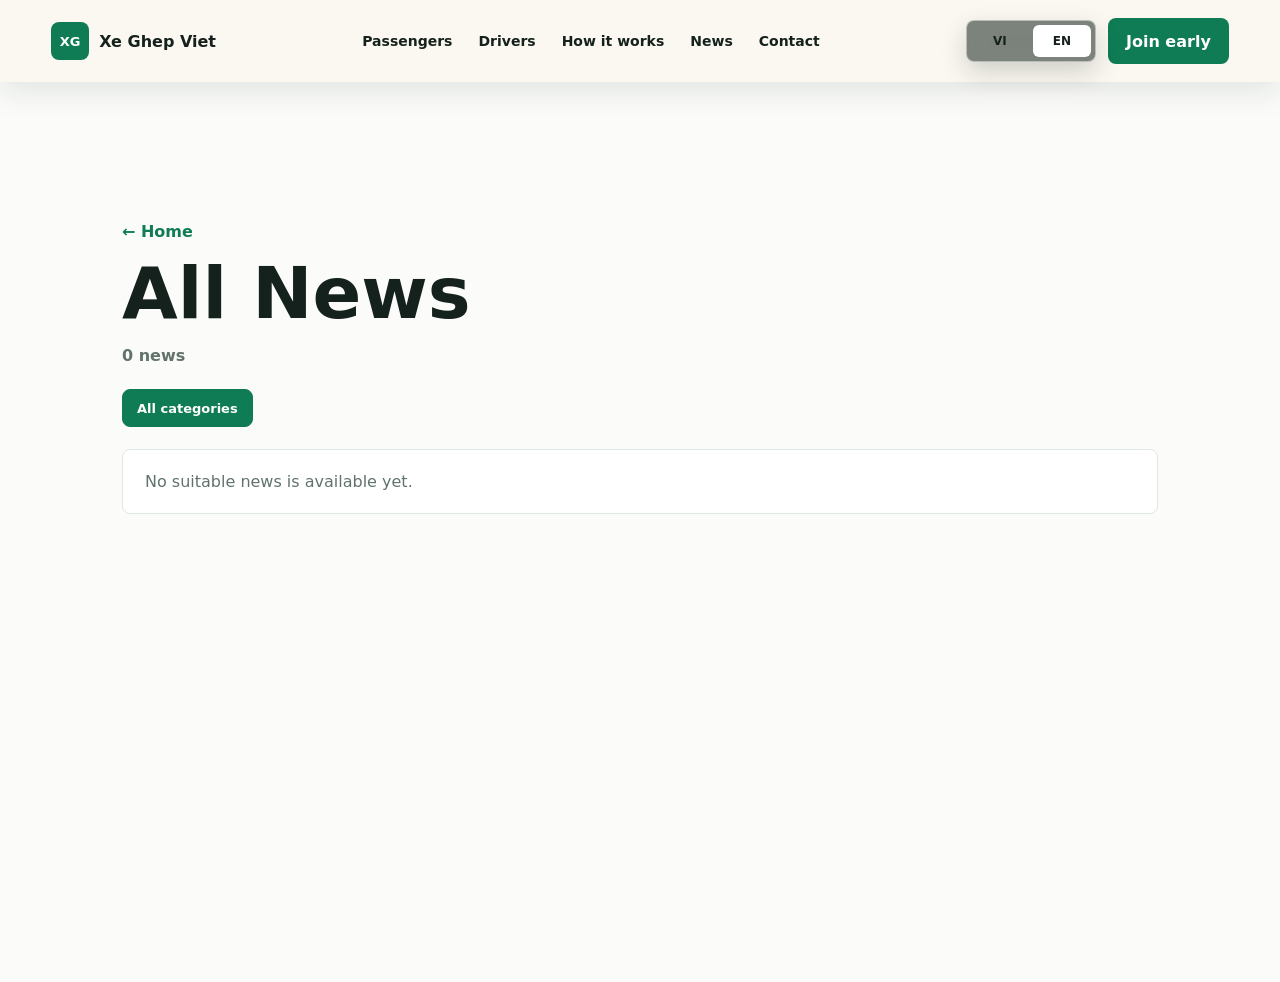
<file: news-en.html>
<!doctype html>
<html lang="en">

<head>
  <meta charset="utf-8" />
  <meta name="viewport" content="width=device-width, initial-scale=1" />
  <meta name="description"
    content="All Xe Ghep Viet news: ride sharing market updates, traffic news, service announcements, and intercity travel tips." />
  <meta name="keywords"
    content="Xe Ghep Viet news, xeghep, ride sharing news, transport news, traffic, travel, passengers, taxi, carpool, parcel delivery" />
  <meta name="theme-color" content="#0f7c55" />
  <title>All News - Xe Ghep Viet</title>
  <link rel="canonical" href="https://xeghepviet.com/news-en.html" />
  <link rel="alternate" hreflang="vi" href="https://xeghepviet.com/news.html" />
  <link rel="alternate" hreflang="en" href="https://xeghepviet.com/news-en.html" />
  <meta property="og:site_name" content="Xe Ghep Viet" />
  <meta property="og:type" content="website" />
  <meta property="og:locale" content="en_US" />
  <meta property="og:title" content="All News - Xe Ghep Viet" />
  <meta property="og:description"
    content="Latest updates about intercity ride sharing, traffic, and Xe Ghep Viet service announcements." />
  <meta property="og:url" content="https://xeghepviet.com/news-en.html" />
  <link rel="icon" type="image/svg+xml" href="favicon.svg" />
  <link rel="stylesheet" href="styles.css" />
</head>

<body>
  <header class="site-header legal-header news-page-header" data-header>
    <a class="brand" href="en.html" aria-label="Xe Ghep Viet">
      <span class="brand-mark">XG</span>
      <span>Xe Ghep Viet</span>
    </a>
    <nav class="nav-links" aria-label="Main navigation">
      <a href="en.html#passenger">Passengers</a>
      <a href="en.html#driver">Drivers</a>
      <a href="en.html#how-it-works">How it works</a>
      <a href="news-en.html" aria-current="page">News</a>
      <a href="en.html#contact">Contact</a>
    </nav>
    <div class="header-actions">
      <div class="language-switch" aria-label="Choose language">
        <a href="news.html" lang="vi"><span>VI</span></a>
        <a class="active" href="news-en.html" lang="en" aria-current="page"><span>EN</span></a>
      </div>
      <a class="header-cta" href="en.html#contact">Join early</a>
    </div>
  </header>

  <main class="news-list-page">
    <section class="news-list-hero">
      <a class="back-link" href="en.html">← Home</a>
      <h1>All News</h1>
      <p><span data-news-count>Loading...</span></p>
      <div class="news-filter news-filter-compact" data-news-filter data-all-label="All categories"
        aria-label="Filter news by category"></div>
    </section>

    <section class="news-list-container" aria-label="News list">
      <div class="news-list" data-news-list data-news-mode="list" data-news-limit="50"
        data-empty-message="No suitable news is available yet."></div>
    </section>
  </main>

  <script src="script.js"></script>
</body>

</html>
</file>
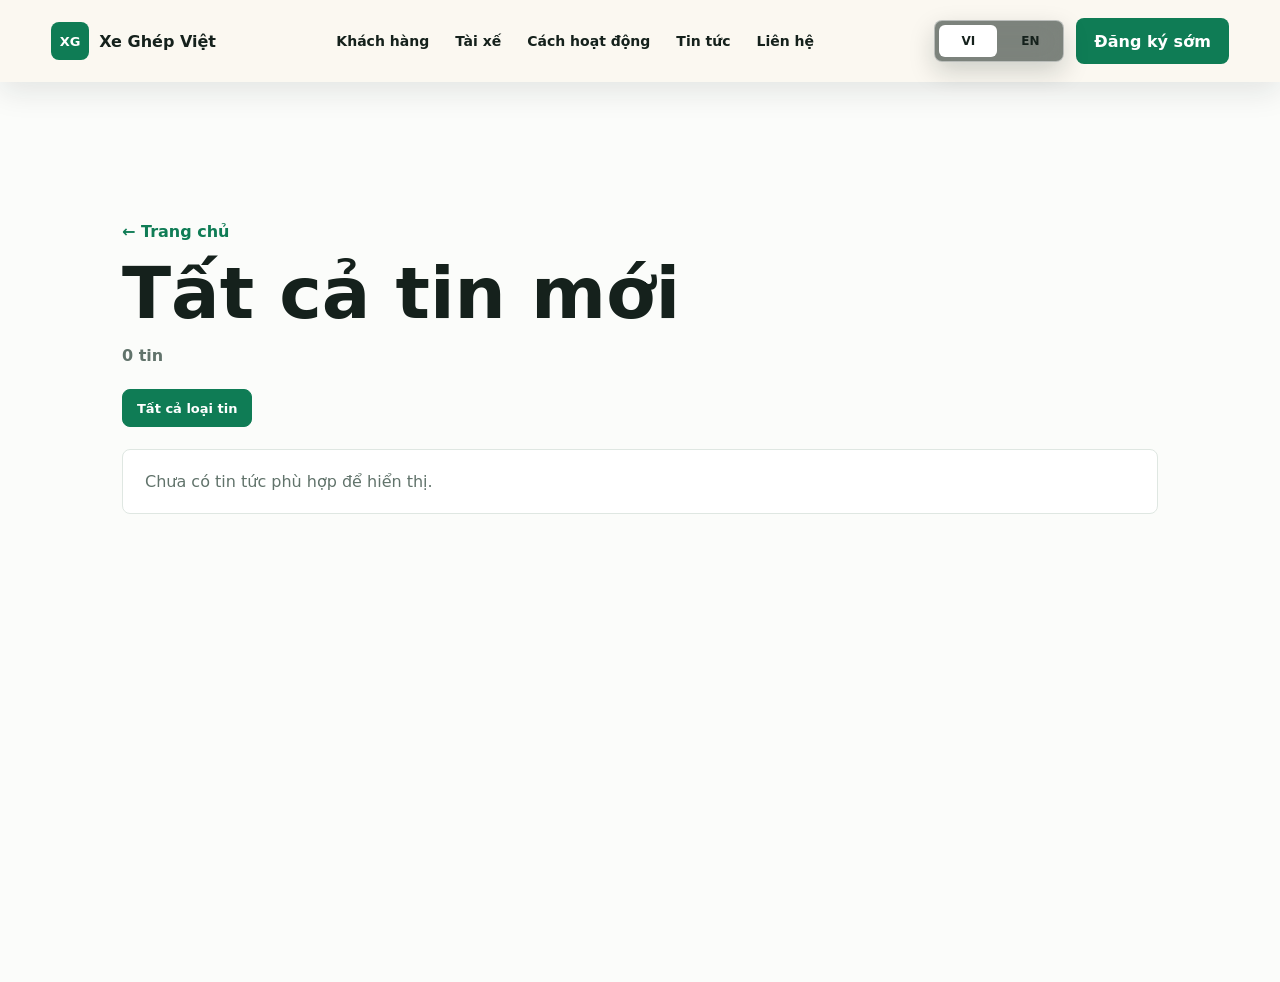
<file: news.html>
<!doctype html>
<html lang="vi">

<head>
  <meta charset="utf-8" />
  <meta name="viewport" content="width=device-width, initial-scale=1" />
  <meta name="description"
    content="Tất cả tin tức Xe Ghép Việt: cập nhật thị trường xe ghép, giao thông, thông báo dịch vụ và kinh nghiệm di chuyển liên tỉnh." />
  <meta name="keywords"
    content="tin xe ghép, xeghep, tin vận tải, tin giao thông, du lịch liên tỉnh, hành khách, taxi, ghép người, gửi đồ, Xe Ghép Việt" />
  <meta name="theme-color" content="#0f7c55" />
  <title>Tất cả tin mới - Xe Ghép Việt</title>
  <link rel="canonical" href="https://xeghepviet.com/news.html" />
  <link rel="alternate" hreflang="vi" href="https://xeghepviet.com/news.html" />
  <link rel="alternate" hreflang="en" href="https://xeghepviet.com/news-en.html" />
  <meta property="og:site_name" content="Xe Ghép Việt" />
  <meta property="og:type" content="website" />
  <meta property="og:locale" content="vi_VN" />
  <meta property="og:title" content="Tất cả tin mới - Xe Ghép Việt" />
  <meta property="og:description"
    content="Cập nhật tin tức mới nhất về xe ghép liên tỉnh, giao thông và thông báo dịch vụ Xe Ghép Việt." />
  <meta property="og:url" content="https://xeghepviet.com/news.html" />
  <link rel="icon" type="image/svg+xml" href="favicon.svg" />
  <link rel="stylesheet" href="styles.css" />
</head>

<body>
  <header class="site-header legal-header news-page-header" data-header>
    <a class="brand" href="/" aria-label="Xe Ghép Việt">
      <span class="brand-mark">XG</span>
      <span>Xe Ghép Việt</span>
    </a>
    <nav class="nav-links" aria-label="Điều hướng chính">
      <a href="/#passenger">Khách hàng</a>
      <a href="/#driver">Tài xế</a>
      <a href="/#how-it-works">Cách hoạt động</a>
      <a href="news.html" aria-current="page">Tin tức</a>
      <a href="/#contact">Liên hệ</a>
    </nav>
    <div class="header-actions">
      <div class="language-switch" aria-label="Chọn ngôn ngữ">
        <a class="active" href="news.html" lang="vi" aria-current="page"><span>VI</span></a>
        <a href="news-en.html" lang="en"><span>EN</span></a>
      </div>
      <a class="header-cta" href="/#contact">Đăng ký sớm</a>
    </div>
  </header>

  <main class="news-list-page">
    <section class="news-list-hero">
      <a class="back-link" href="/">← Trang chủ</a>
      <h1>Tất cả tin mới</h1>
      <p><span data-news-count>Đang tải...</span></p>
      <div class="news-filter news-filter-compact" data-news-filter data-all-label="Tất cả loại tin"
        aria-label="Lọc tin tức theo thể loại"></div>
    </section>

    <section class="news-list-container" aria-label="Danh sách tin tức">
      <div class="news-list" data-news-list data-news-mode="list" data-news-limit="50"
        data-empty-message="Chưa có tin tức phù hợp để hiển thị."></div>
    </section>
  </main>

  <script src="script.js"></script>
</body>

</html>
</file>
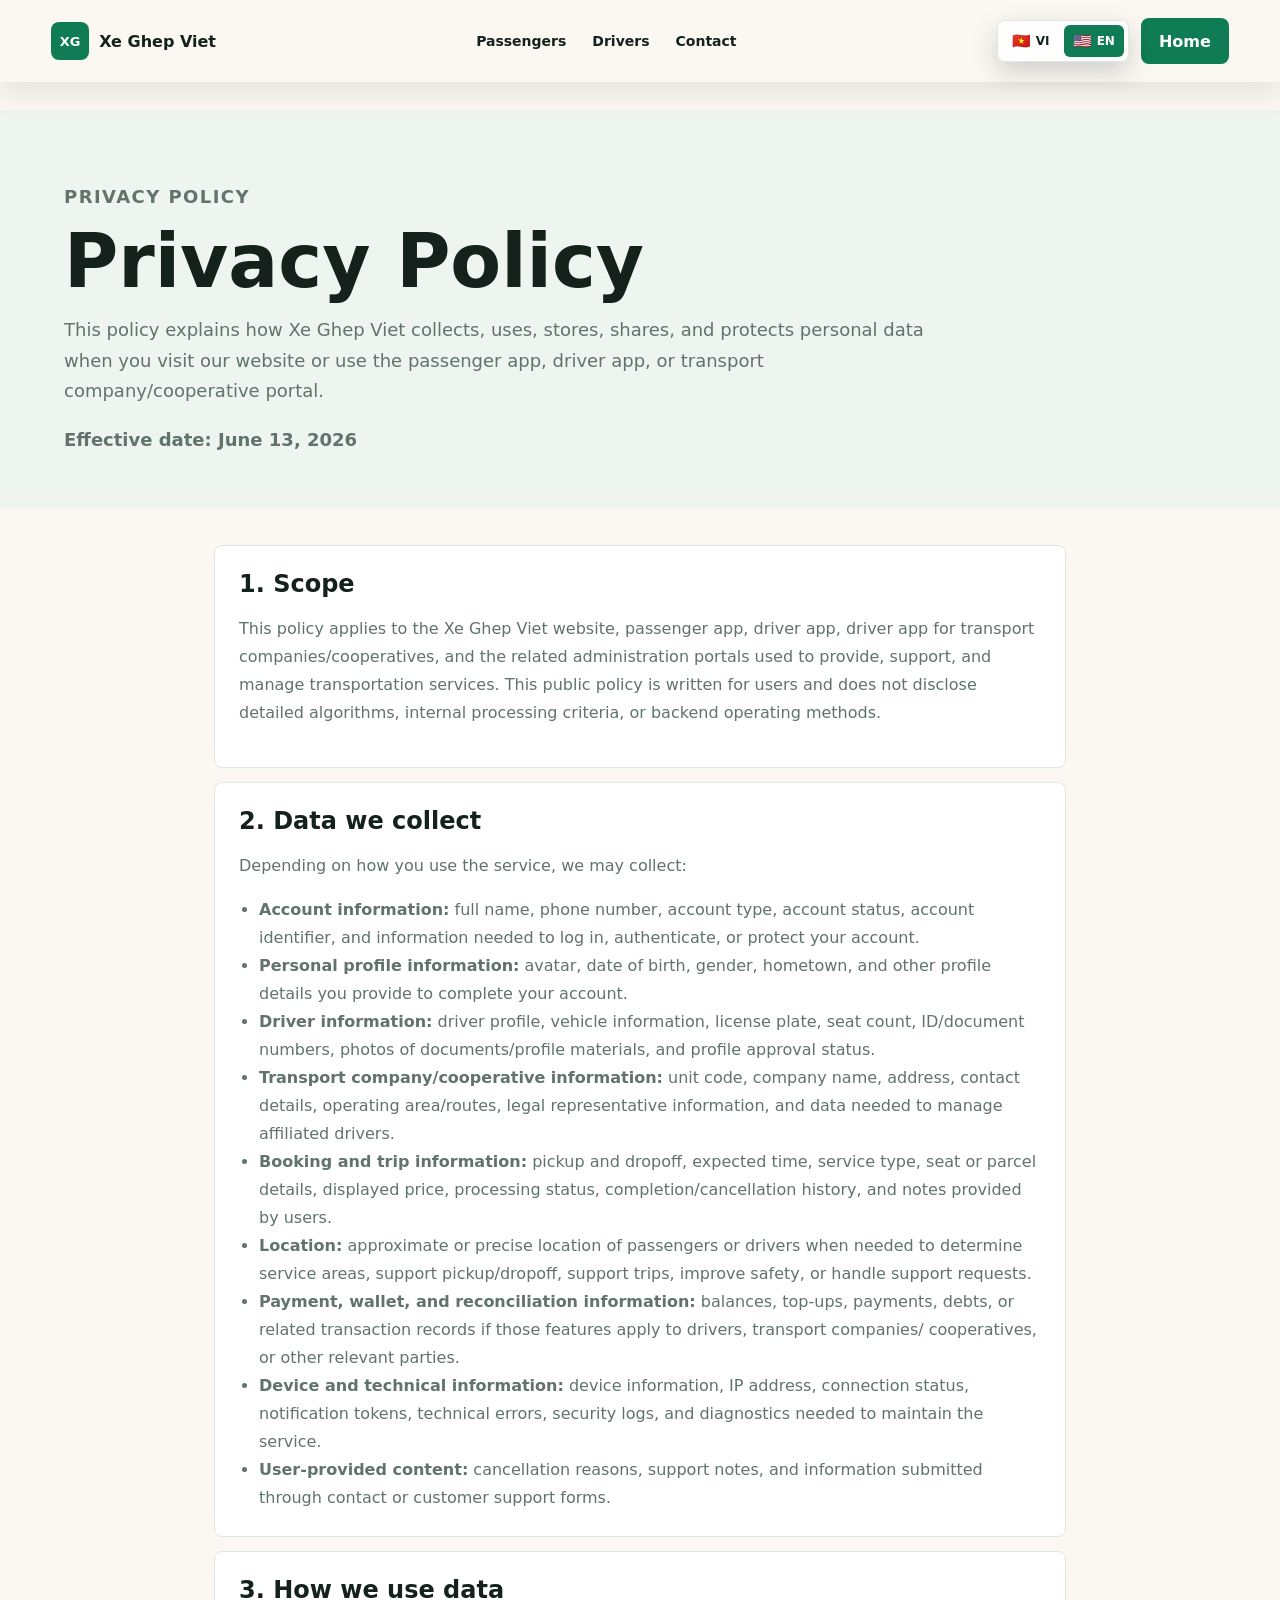
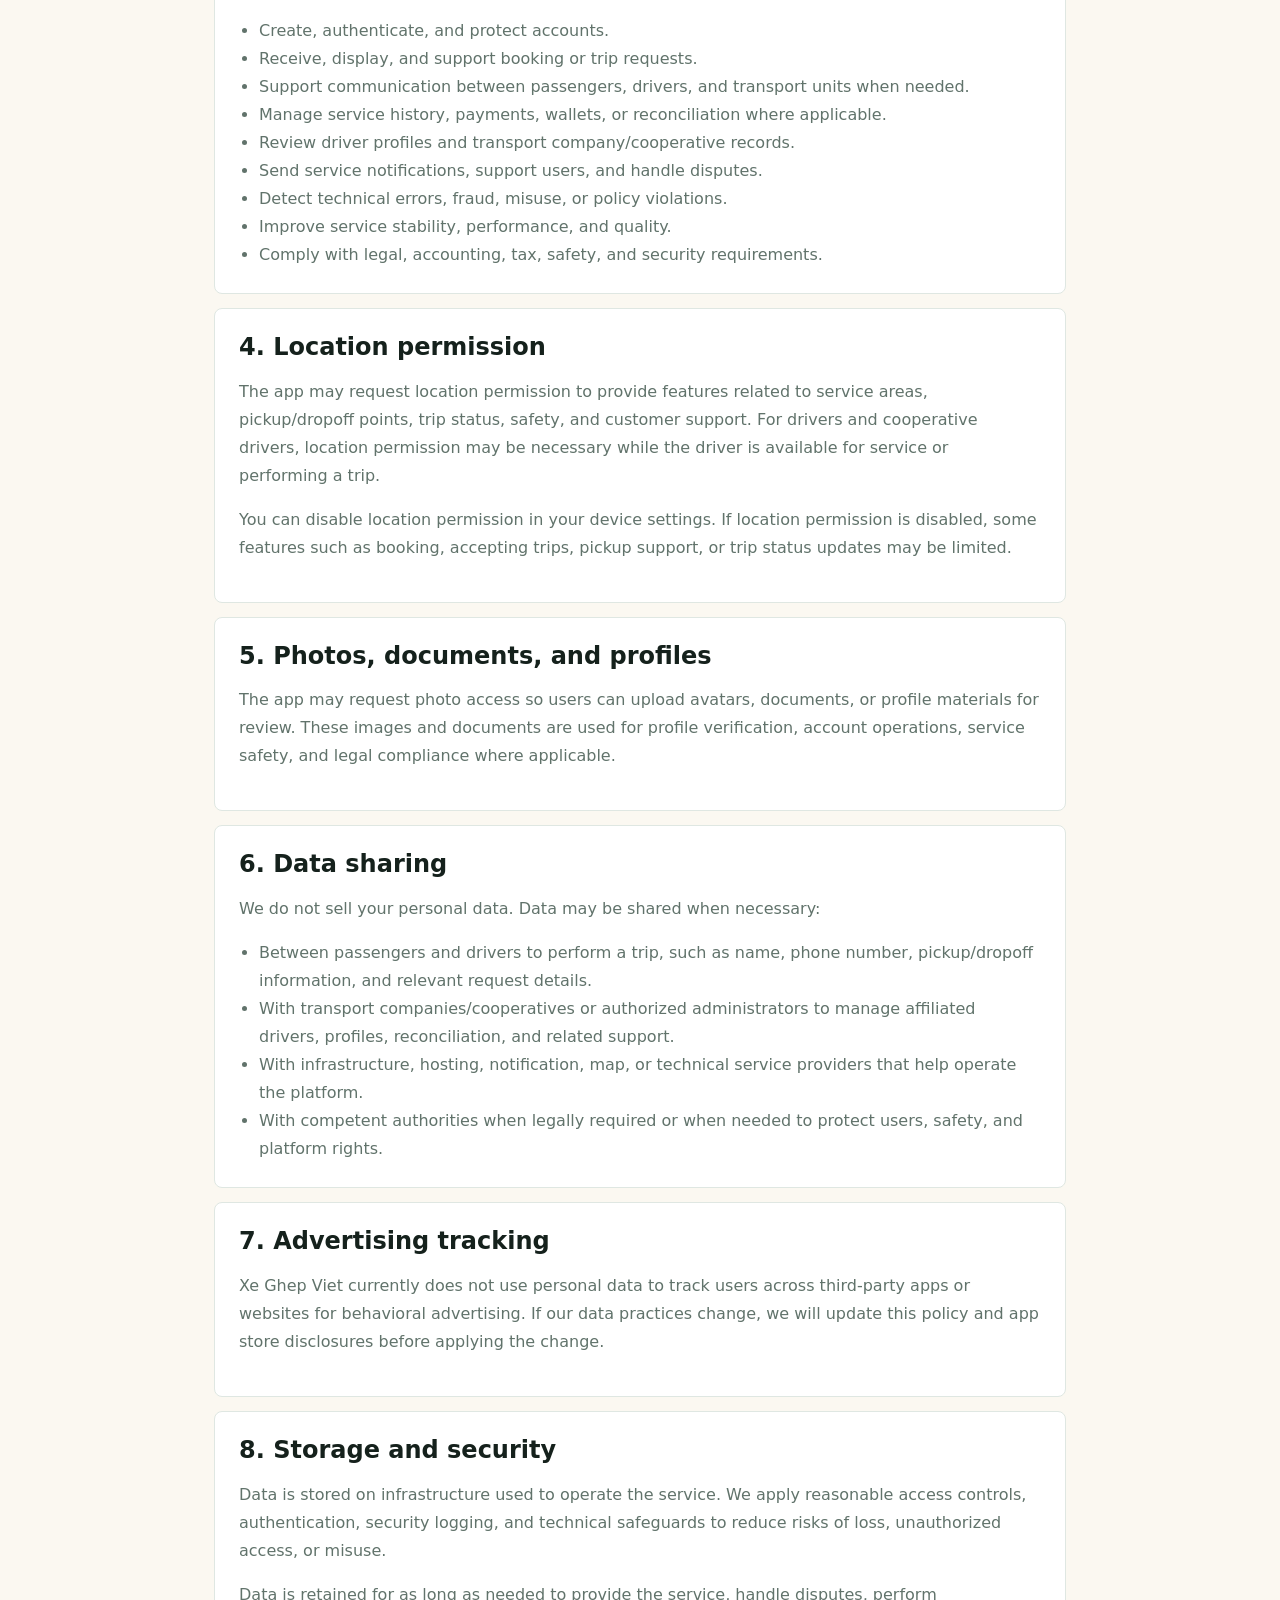
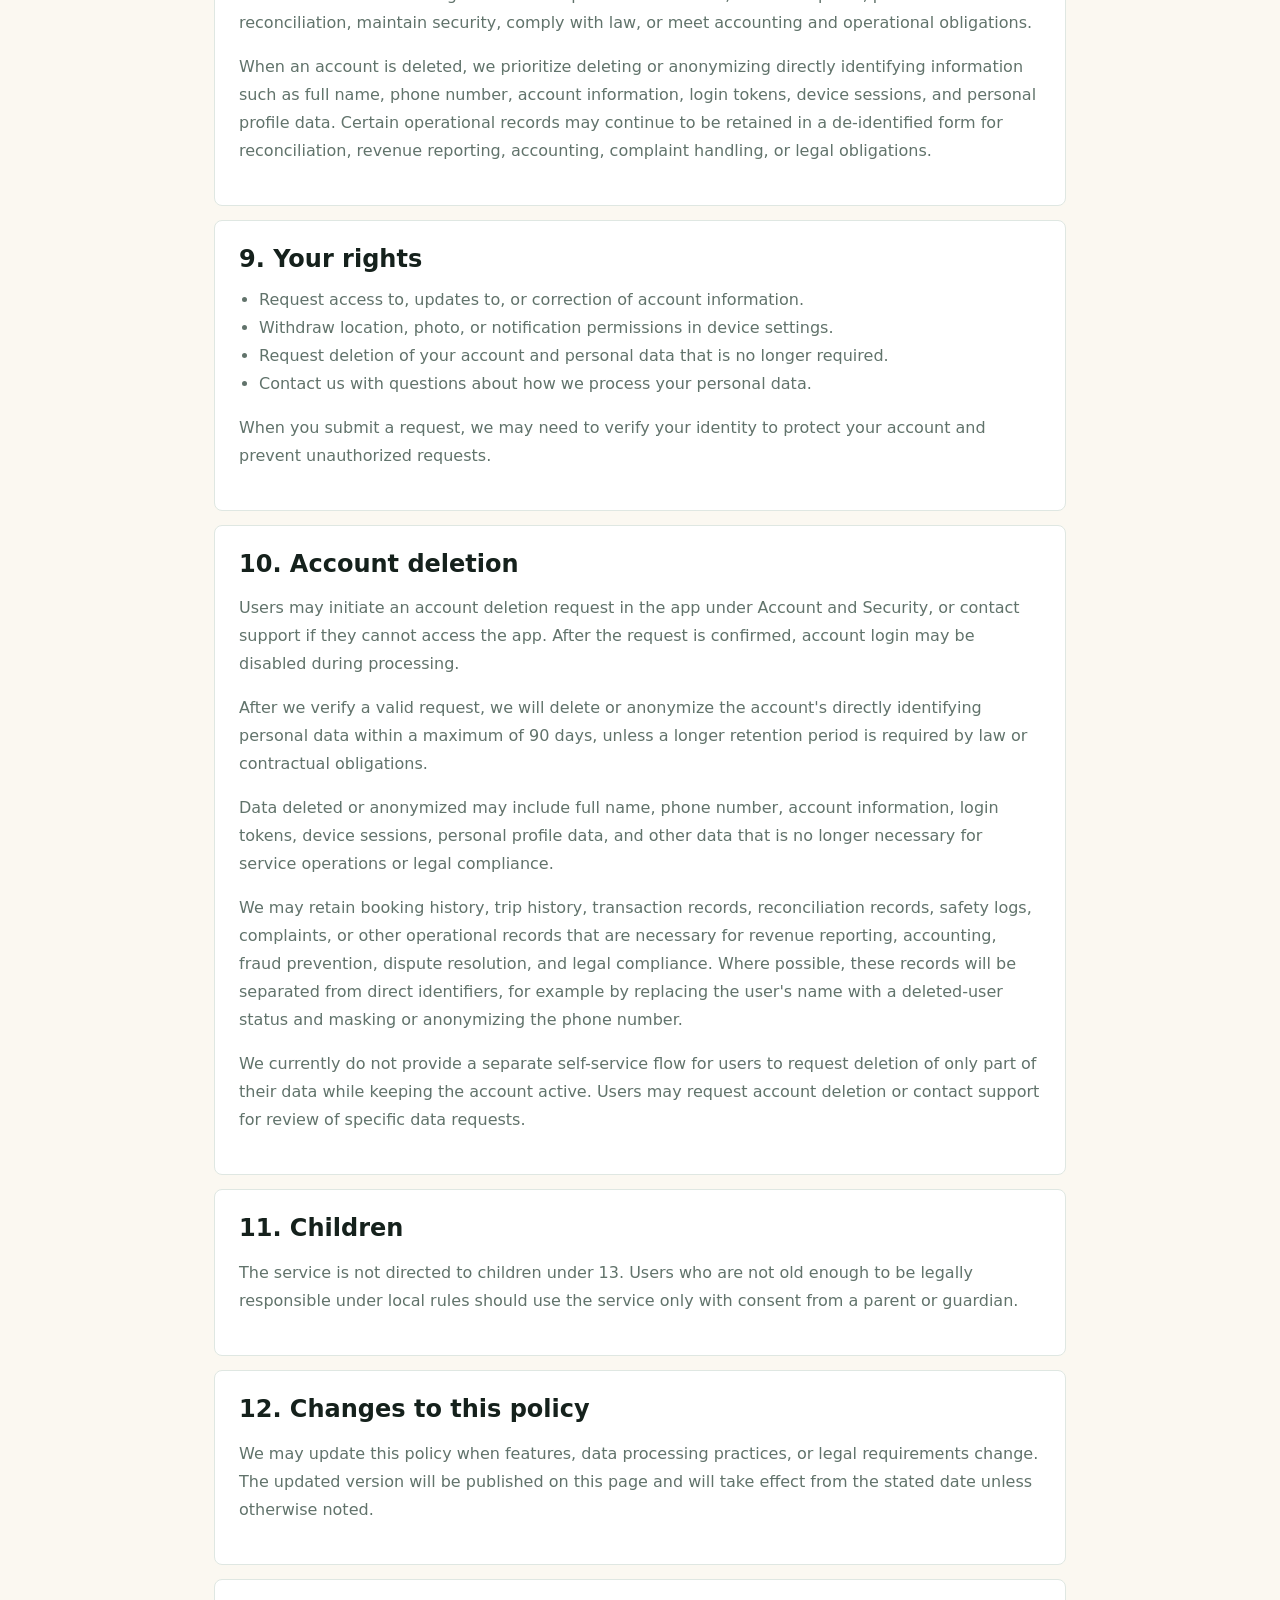
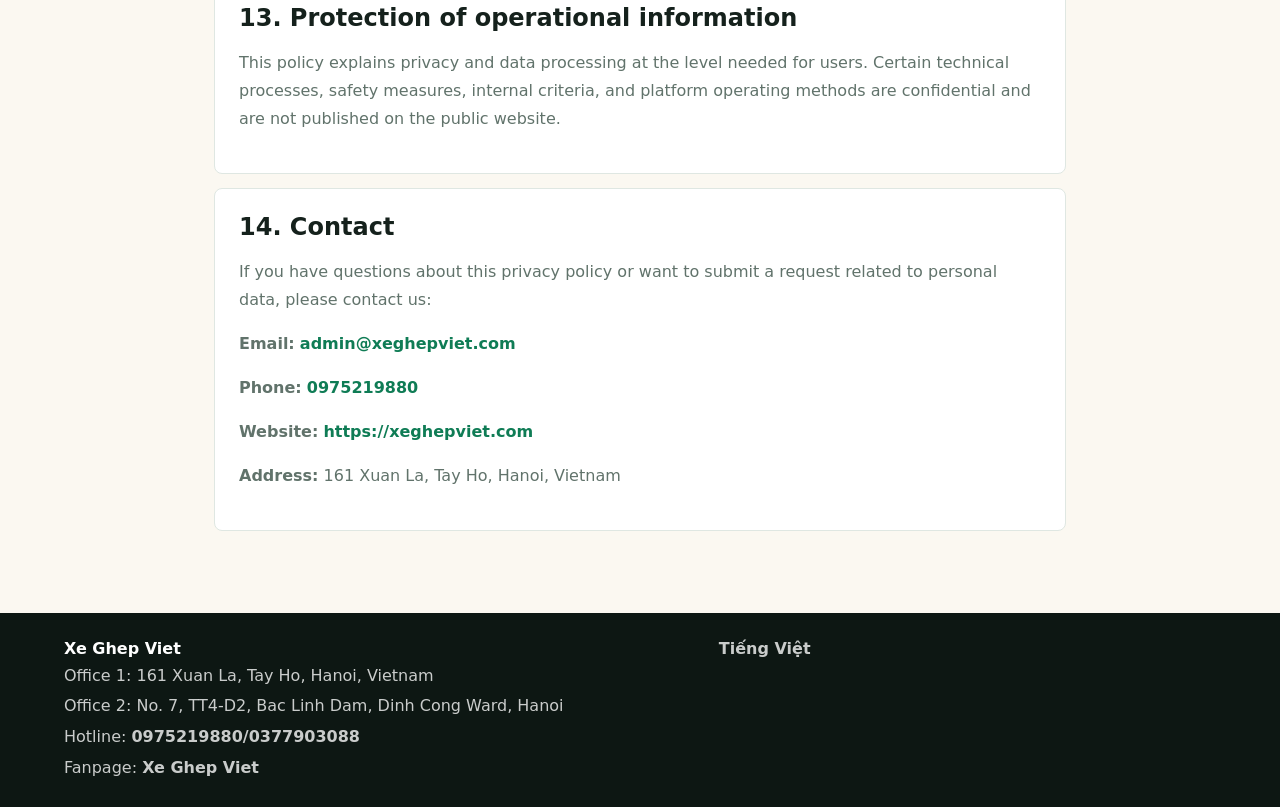
<file: privacy-en.html>
<!doctype html>
<html lang="en">
  <head>
    <meta charset="utf-8" />
    <meta name="viewport" content="width=device-width, initial-scale=1" />
    <meta
      name="description"
      content="Xe Ghep Viet Privacy Policy for the website, passenger app, driver app, and transport company/cooperative portal."
    />
    <meta name="theme-color" content="#0f7c55" />
    <title>Privacy Policy - Xe Ghep Viet</title>
    <link rel="canonical" href="https://xeghepviet.com/privacy-en.html" />
    <link rel="alternate" hreflang="vi" href="https://xeghepviet.com/privacy.html" />
    <link rel="alternate" hreflang="en" href="https://xeghepviet.com/privacy-en.html" />
    <link rel="alternate" hreflang="x-default" href="https://xeghepviet.com/privacy.html" />
    <meta property="og:site_name" content="Xe Ghep Viet" />
    <meta property="og:type" content="article" />
    <meta property="og:locale" content="en_US" />
    <meta property="og:locale:alternate" content="vi_VN" />
    <meta property="og:title" content="Privacy Policy - Xe Ghep Viet" />
    <meta
      property="og:description"
      content="How Xe Ghep Viet collects, uses, shares, stores, and protects personal data only as needed to provide the service."
    />
    <meta property="og:url" content="https://xeghepviet.com/privacy-en.html" />
    <meta
      property="og:image"
      content="https://images.pexels.com/photos/25485247/pexels-photo-25485247.jpeg?auto=compress&cs=tinysrgb&w=1200"
    />
    <meta name="twitter:card" content="summary_large_image" />
    <meta name="twitter:title" content="Privacy Policy - Xe Ghep Viet" />
    <meta
      name="twitter:description"
      content="Privacy policy for the Xe Ghep Viet website and mobile applications."
    />
    <meta
      name="twitter:image"
      content="https://images.pexels.com/photos/25485247/pexels-photo-25485247.jpeg?auto=compress&cs=tinysrgb&w=1200"
    />
    <link rel="icon" type="image/svg+xml" href="favicon.svg" />
    <link rel="shortcut icon" href="favicon.svg" />
    <link rel="stylesheet" href="styles.css" />
  </head>
  <body>
    <header class="site-header legal-header scrolled">
      <a class="brand" href="en.html" aria-label="Xe Ghep Viet">
        <span class="brand-mark">XG</span>
        <span>Xe Ghep Viet</span>
      </a>
      <nav class="nav-links" aria-label="Main navigation">
        <a href="en.html#passenger">Passengers</a>
        <a href="en.html#driver">Drivers</a>
        <a href="en.html#contact">Contact</a>
      </nav>
      <div class="header-actions">
        <div class="language-switch" aria-label="Choose language">
          <a href="privacy.html" lang="vi">
            <span class="flag" aria-hidden="true">🇻🇳</span>
            <span>VI</span>
          </a>
          <a class="active" href="privacy-en.html" lang="en" aria-current="page">
            <span class="flag" aria-hidden="true">🇺🇸</span>
            <span>EN</span>
          </a>
        </div>
        <a class="header-cta" href="en.html">Home</a>
      </div>
    </header>

    <main class="legal-page">
      <section class="legal-hero">
        <p class="eyebrow">Privacy Policy</p>
        <h1>Privacy Policy</h1>
        <p>
          This policy explains how Xe Ghep Viet collects, uses, stores, shares,
          and protects personal data when you visit our website or use the
          passenger app, driver app, or transport company/cooperative portal.
        </p>
        <p class="effective-date">Effective date: June 13, 2026</p>
      </section>

      <section class="legal-content">
        <article>
          <h2>1. Scope</h2>
          <p>
            This policy applies to the Xe Ghep Viet website, passenger app,
            driver app, driver app for transport companies/cooperatives, and the
            related administration portals used to provide, support, and manage
            transportation services. This public policy is written for users and
            does not disclose detailed algorithms, internal processing criteria,
            or backend operating methods.
          </p>
        </article>

        <article>
          <h2>2. Data we collect</h2>
          <p>Depending on how you use the service, we may collect:</p>
          <ul>
            <li>
              <strong>Account information:</strong> full name, phone number,
              account type, account status, account identifier, and information
              needed to log in, authenticate, or protect your account.
            </li>
            <li>
              <strong>Personal profile information:</strong> avatar, date of
              birth, gender, hometown, and other profile details you provide to
              complete your account.
            </li>
            <li>
              <strong>Driver information:</strong> driver profile, vehicle
              information, license plate, seat count, ID/document numbers, photos
              of documents/profile materials, and profile approval status.
            </li>
            <li>
              <strong>Transport company/cooperative information:</strong> unit
              code, company name, address, contact details, operating
              area/routes, legal representative information, and data needed to
              manage affiliated drivers.
            </li>
            <li>
              <strong>Booking and trip information:</strong> pickup and dropoff,
              expected time, service type, seat or parcel details, displayed
              price, processing status, completion/cancellation history, and
              notes provided by users.
            </li>
            <li>
              <strong>Location:</strong> approximate or precise location of
              passengers or drivers when needed to determine service areas,
              support pickup/dropoff, support trips, improve safety, or handle
              support requests.
            </li>
            <li>
              <strong>Payment, wallet, and reconciliation information:</strong>
              balances, top-ups, payments, debts, or related transaction records
              if those features apply to drivers, transport companies/
              cooperatives, or other relevant parties.
            </li>
            <li>
              <strong>Device and technical information:</strong> device
              information, IP address, connection status, notification tokens,
              technical errors, security logs, and diagnostics needed to maintain
              the service.
            </li>
            <li>
              <strong>User-provided content:</strong> cancellation reasons,
              support notes, and information submitted through contact or
              customer support forms.
            </li>
          </ul>
        </article>

        <article>
          <h2>3. How we use data</h2>
          <ul>
            <li>Create, authenticate, and protect accounts.</li>
            <li>Receive, display, and support booking or trip requests.</li>
            <li>Support communication between passengers, drivers, and transport units when needed.</li>
            <li>Manage service history, payments, wallets, or reconciliation where applicable.</li>
            <li>Review driver profiles and transport company/cooperative records.</li>
            <li>Send service notifications, support users, and handle disputes.</li>
            <li>Detect technical errors, fraud, misuse, or policy violations.</li>
            <li>Improve service stability, performance, and quality.</li>
            <li>Comply with legal, accounting, tax, safety, and security requirements.</li>
          </ul>
        </article>

        <article>
          <h2>4. Location permission</h2>
          <p>
            The app may request location permission to provide features related
            to service areas, pickup/dropoff points, trip status, safety, and
            customer support. For drivers and cooperative drivers, location
            permission may be necessary while the driver is available for service
            or performing a trip.
          </p>
          <p>
            You can disable location permission in your device settings. If
            location permission is disabled, some features such as booking,
            accepting trips, pickup support, or trip status updates may be
            limited.
          </p>
        </article>

        <article>
          <h2>5. Photos, documents, and profiles</h2>
          <p>
            The app may request photo access so users can upload avatars,
            documents, or profile materials for review. These images and
            documents are used for profile verification, account operations,
            service safety, and legal compliance where applicable.
          </p>
        </article>

        <article>
          <h2>6. Data sharing</h2>
          <p>We do not sell your personal data. Data may be shared when necessary:</p>
          <ul>
            <li>
              Between passengers and drivers to perform a trip, such as name,
              phone number, pickup/dropoff information, and relevant request
              details.
            </li>
            <li>
              With transport companies/cooperatives or authorized administrators
              to manage affiliated drivers, profiles, reconciliation, and related
              support.
            </li>
            <li>
              With infrastructure, hosting, notification, map, or technical
              service providers that help operate the platform.
            </li>
            <li>
              With competent authorities when legally required or when needed to
              protect users, safety, and platform rights.
            </li>
          </ul>
        </article>

        <article>
          <h2>7. Advertising tracking</h2>
          <p>
            Xe Ghep Viet currently does not use personal data to track users
            across third-party apps or websites for behavioral advertising. If our
            data practices change, we will update this policy and app store
            disclosures before applying the change.
          </p>
        </article>

        <article>
          <h2>8. Storage and security</h2>
          <p>
            Data is stored on infrastructure used to operate the service. We
            apply reasonable access controls, authentication, security logging,
            and technical safeguards to reduce risks of loss, unauthorized
            access, or misuse.
          </p>
          <p>
            Data is retained for as long as needed to provide the service, handle
            disputes, perform reconciliation, maintain security, comply with law,
            or meet accounting and operational obligations.
          </p>
          <p>
            When an account is deleted, we prioritize deleting or anonymizing
            directly identifying information such as full name, phone number,
            account information, login tokens, device sessions, and personal
            profile data. Certain operational records may continue to be retained
            in a de-identified form for reconciliation, revenue reporting,
            accounting, complaint handling, or legal obligations.
          </p>
        </article>

        <article>
          <h2>9. Your rights</h2>
          <ul>
            <li>Request access to, updates to, or correction of account information.</li>
            <li>Withdraw location, photo, or notification permissions in device settings.</li>
            <li>Request deletion of your account and personal data that is no longer required.</li>
            <li>Contact us with questions about how we process your personal data.</li>
          </ul>
          <p>
            When you submit a request, we may need to verify your identity to
            protect your account and prevent unauthorized requests.
          </p>
        </article>

        <article>
          <h2>10. Account deletion</h2>
          <p>
            Users may initiate an account deletion request in the app under
            Account and Security, or contact support if they cannot access the
            app. After the request is confirmed, account login may be disabled
            during processing.
          </p>
          <p>
            After we verify a valid request, we will delete or anonymize the
            account's directly identifying personal data within a maximum of 90
            days, unless a longer retention period is required by law or
            contractual obligations.
          </p>
          <p>
            Data deleted or anonymized may include full name, phone number,
            account information, login tokens, device sessions, personal profile
            data, and other data that is no longer necessary for service
            operations or legal compliance.
          </p>
          <p>
            We may retain booking history, trip history, transaction records,
            reconciliation records, safety logs, complaints, or other operational
            records that are necessary for revenue reporting, accounting, fraud
            prevention, dispute resolution, and legal compliance. Where possible,
            these records will be separated from direct identifiers, for example
            by replacing the user's name with a deleted-user status and masking
            or anonymizing the phone number.
          </p>
          <p>
            We currently do not provide a separate self-service flow for users to
            request deletion of only part of their data while keeping the account
            active. Users may request account deletion or contact support for
            review of specific data requests.
          </p>
        </article>

        <article>
          <h2>11. Children</h2>
          <p>
            The service is not directed to children under 13. Users who are not
            old enough to be legally responsible under local rules should use the
            service only with consent from a parent or guardian.
          </p>
        </article>

        <article>
          <h2>12. Changes to this policy</h2>
          <p>
            We may update this policy when features, data processing practices,
            or legal requirements change. The updated version will be published on
            this page and will take effect from the stated date unless otherwise
            noted.
          </p>
        </article>

        <article>
          <h2>13. Protection of operational information</h2>
          <p>
            This policy explains privacy and data processing at the level needed
            for users. Certain technical processes, safety measures, internal
            criteria, and platform operating methods are confidential and are not
            published on the public website.
          </p>
        </article>

        <article>
          <h2>14. Contact</h2>
          <p>
            If you have questions about this privacy policy or want to submit a
            request related to personal data, please contact us:
          </p>
          <p>
            <strong>Email:</strong>
            <a href="mailto:admin@xeghepviet.com">admin@xeghepviet.com</a>
          </p>
          <p>
            <strong>Phone:</strong>
            <a href="tel:0975219880">0975219880</a>
          </p>
          <p><strong>Website:</strong> <a href="https://xeghepviet.com">https://xeghepviet.com</a></p>
          <p><strong>Address:</strong> 161 Xuan La, Tay Ho, Hanoi, Vietnam</p>
        </article>
      </section>
    </main>

    <footer class="site-footer">
      <div class="footer-brand">
        <span>Xe Ghep Viet</span>
        <p>Office 1: 161 Xuan La, Tay Ho, Hanoi, Vietnam</p>
        <p>Office 2: No. 7, TT4-D2, Bac Linh Dam, Dinh Cong Ward, Hanoi</p>
        <p>Hotline: <a href="tel:0975219880">0975219880/0377903088</a></p>
        <p>Fanpage: <a href="https://web.facebook.com/XEGHEPVIETOFFICAL/" target="_blank" rel="noopener">Xe Ghep Viet</a></p>
      </div>
      <div class="footer-links">
        <a href="privacy.html" lang="vi">Tiếng Việt</a>
      </div>
    </footer>
  </body>
</html>
</file>
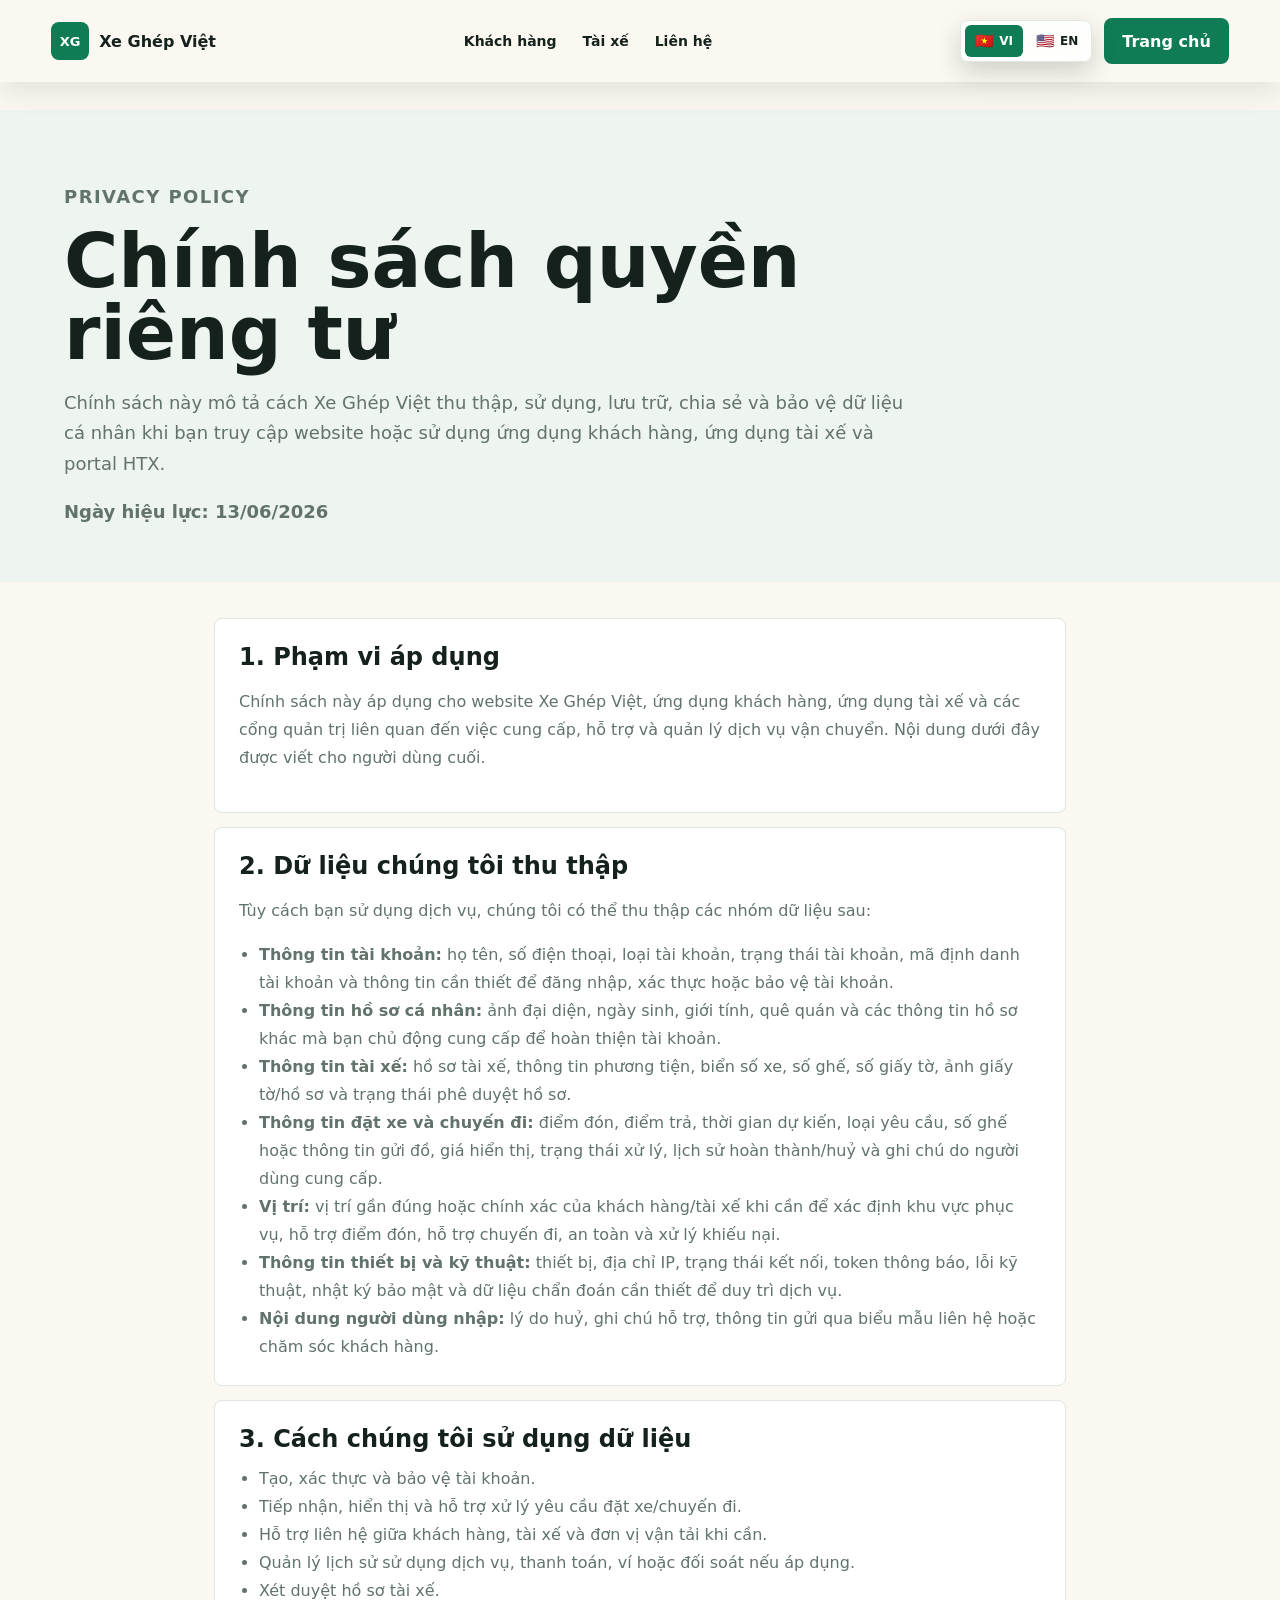
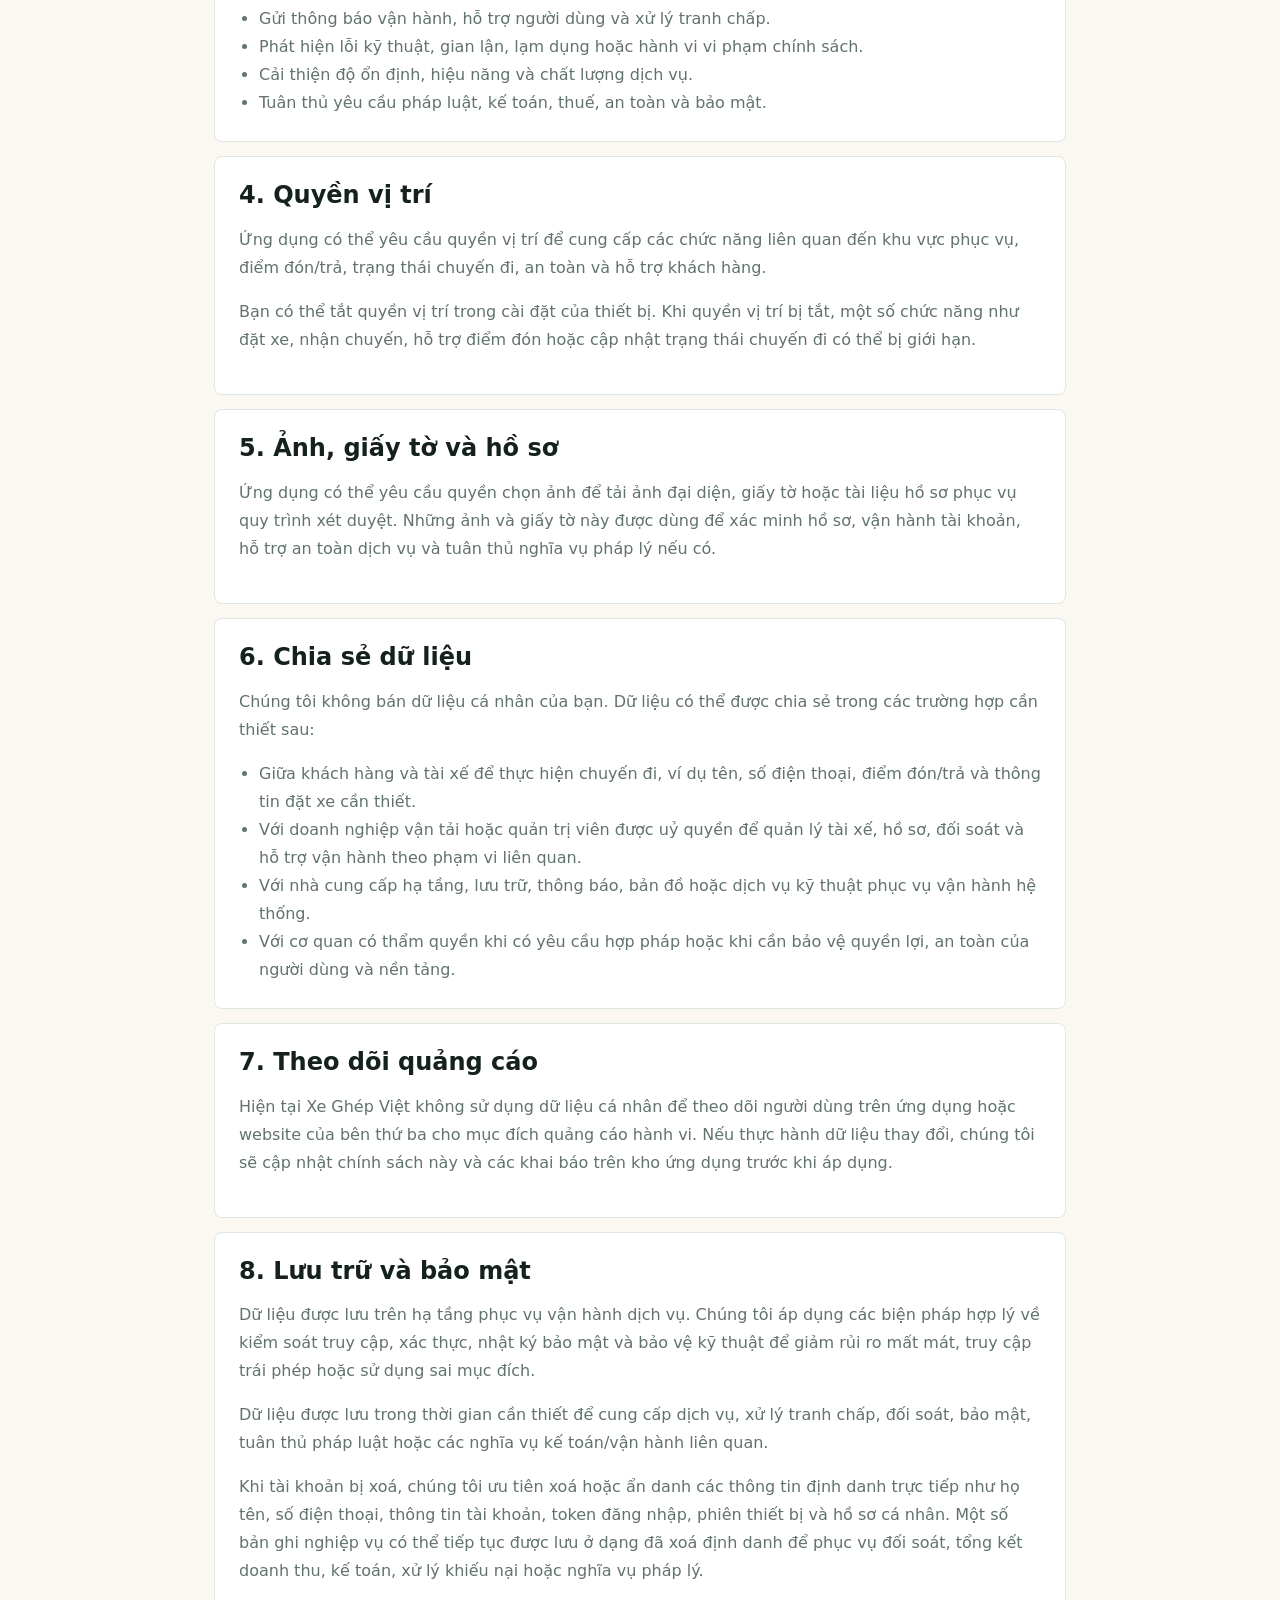
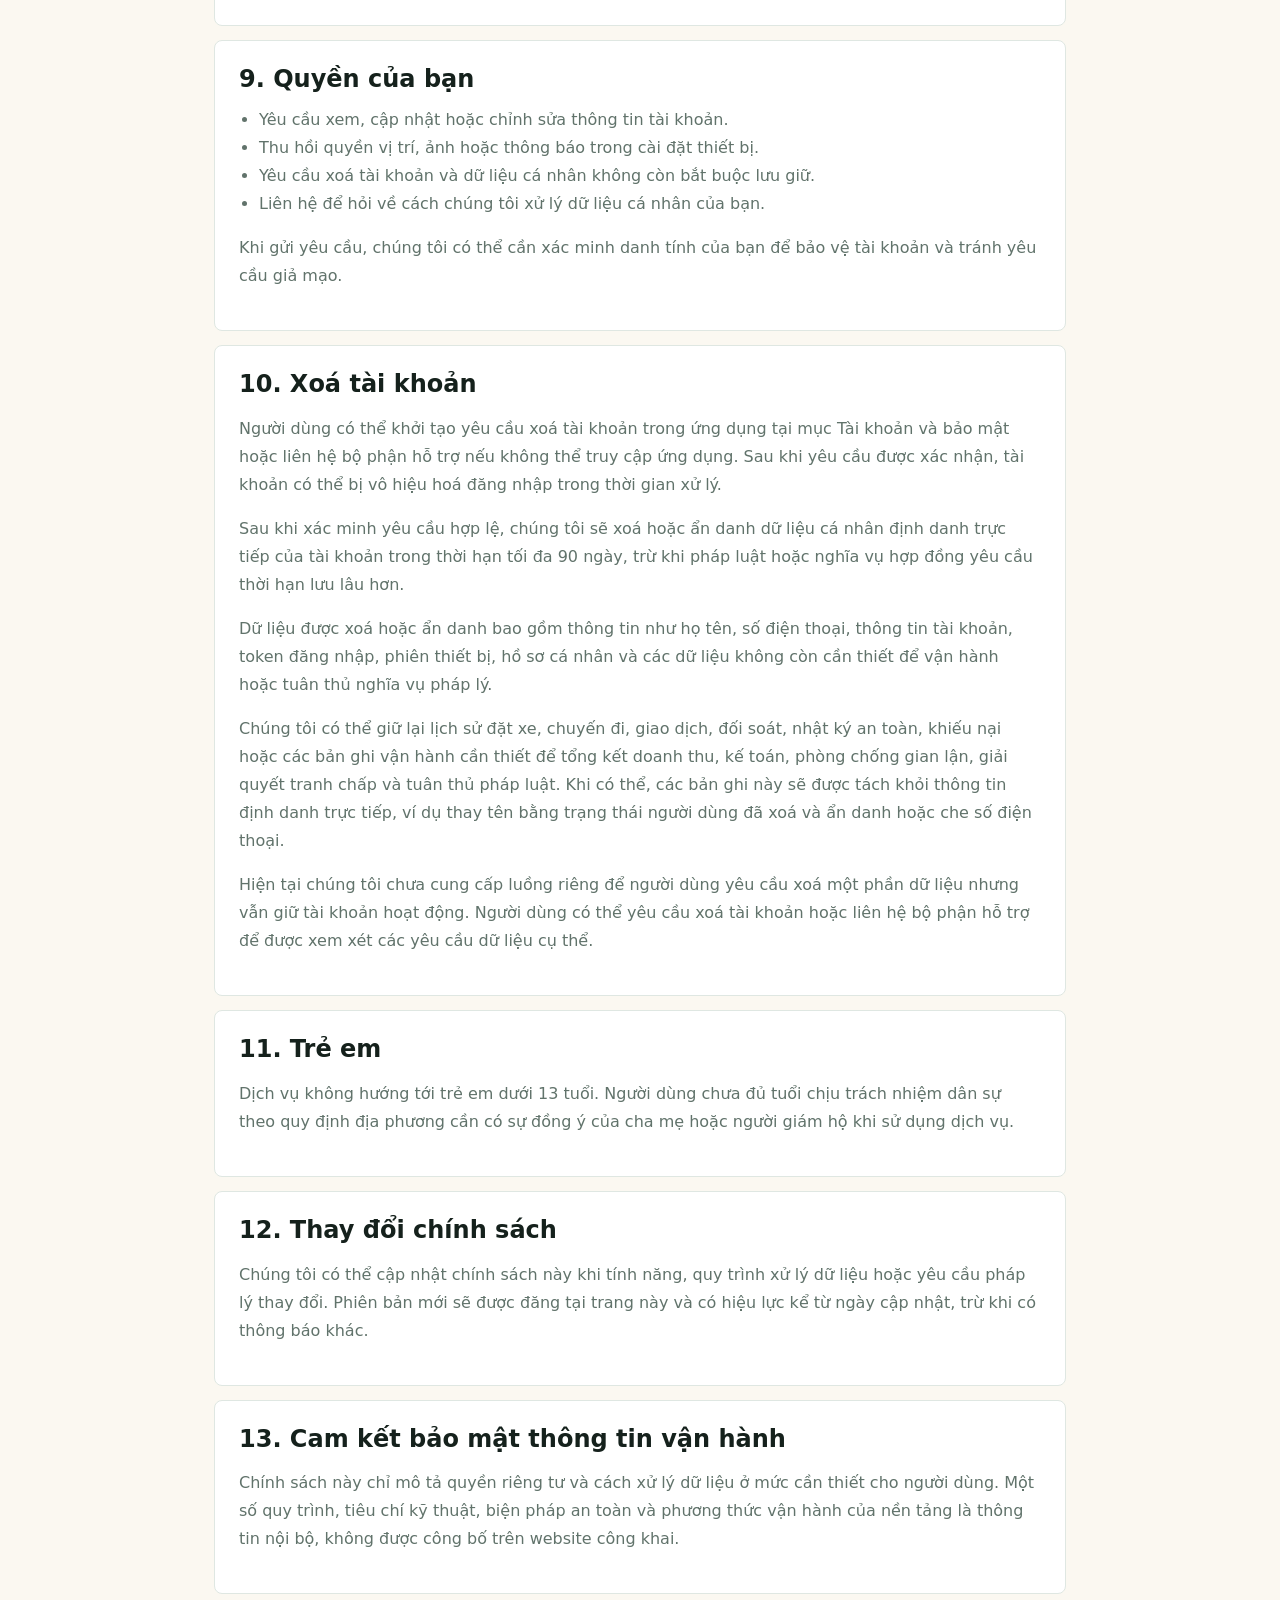
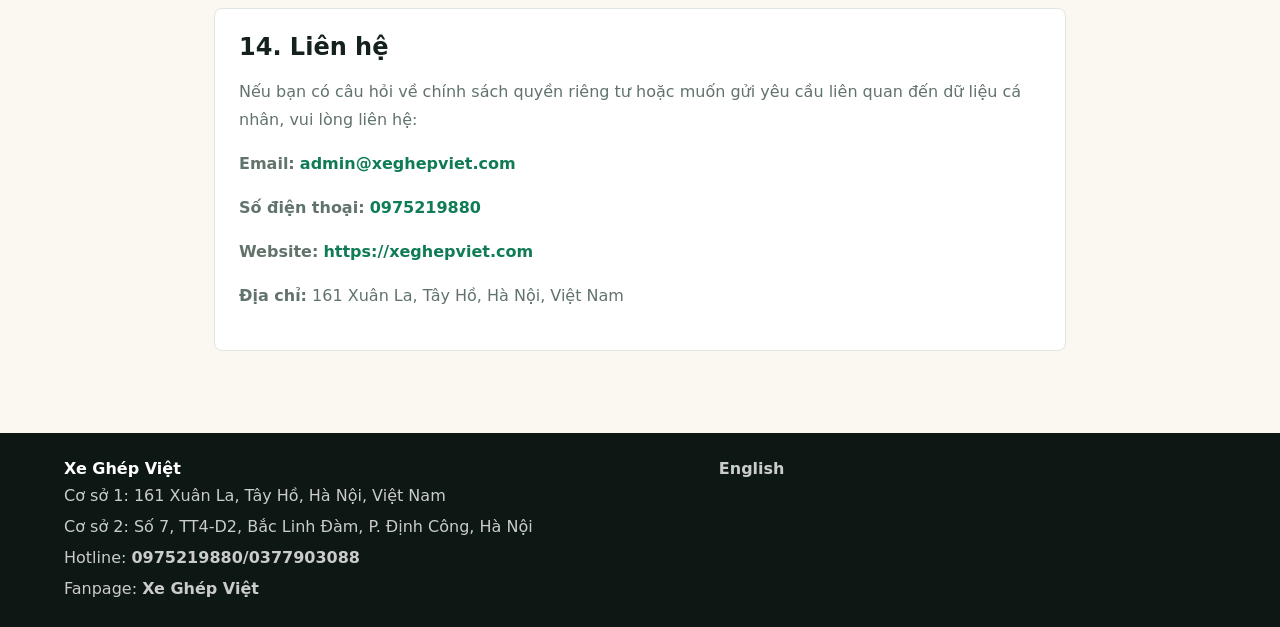
<file: privacy.html>
<!doctype html>
<html lang="vi">

<head>
  <meta charset="utf-8" />
  <meta name="viewport" content="width=device-width, initial-scale=1" />
  <meta name="description"
    content="Chính sách quyền riêng tư của Xe Ghép Việt cho website, ứng dụng khách hàng, ứng dụng tài xế và portal HTX." />
  <meta name="theme-color" content="#0f7c55" />
  <title>Chính sách quyền riêng tư - Xe Ghép Việt</title>
  <link rel="canonical" href="https://xeghepviet.com/privacy.html" />
  <link rel="alternate" hreflang="vi" href="https://xeghepviet.com/privacy.html" />
  <link rel="alternate" hreflang="en" href="https://xeghepviet.com/privacy-en.html" />
  <link rel="alternate" hreflang="x-default" href="https://xeghepviet.com/privacy.html" />
  <meta property="og:site_name" content="Xe Ghép Việt" />
  <meta property="og:type" content="article" />
  <meta property="og:locale" content="vi_VN" />
  <meta property="og:locale:alternate" content="en_US" />
  <meta property="og:title" content="Chính sách quyền riêng tư - Xe Ghép Việt" />
  <meta property="og:description"
    content="Cách Xe Ghép Việt thu thập, sử dụng, chia sẻ và bảo vệ dữ liệu cá nhân ở mức cần thiết để cung cấp dịch vụ." />
  <meta property="og:url" content="https://xeghepviet.com/privacy.html" />
  <meta property="og:image"
    content="https://images.pexels.com/photos/25485247/pexels-photo-25485247.jpeg?auto=compress&cs=tinysrgb&w=1200" />
  <meta name="twitter:card" content="summary_large_image" />
  <meta name="twitter:title" content="Chính sách quyền riêng tư - Xe Ghép Việt" />
  <meta name="twitter:description" content="Chính sách quyền riêng tư cho website và ứng dụng Xe Ghép Việt." />
  <meta name="twitter:image"
    content="https://images.pexels.com/photos/25485247/pexels-photo-25485247.jpeg?auto=compress&cs=tinysrgb&w=1200" />
  <link rel="icon" type="image/svg+xml" href="favicon.svg" />
  <link rel="shortcut icon" href="favicon.svg" />
  <link rel="stylesheet" href="styles.css" />
</head>

<body>
  <header class="site-header legal-header scrolled">
    <a class="brand" href="index.html" aria-label="Xe Ghép Việt">
      <span class="brand-mark">XG</span>
      <span>Xe Ghép Việt</span>
    </a>
    <nav class="nav-links" aria-label="Điều hướng chính">
      <a href="index.html#passenger">Khách hàng</a>
      <a href="index.html#driver">Tài xế</a>
      <a href="index.html#contact">Liên hệ</a>
    </nav>
    <div class="header-actions">
      <div class="language-switch" aria-label="Chọn ngôn ngữ">
        <a class="active" href="privacy.html" lang="vi" aria-current="page">
          <span class="flag" aria-hidden="true">🇻🇳</span>
          <span>VI</span>
        </a>
        <a href="privacy-en.html" lang="en">
          <span class="flag" aria-hidden="true">🇺🇸</span>
          <span>EN</span>
        </a>
      </div>
      <a class="header-cta" href="index.html">Trang chủ</a>
    </div>
  </header>

  <main class="legal-page">
    <section class="legal-hero">
      <p class="eyebrow">Privacy Policy</p>
      <h1>Chính sách quyền riêng tư</h1>
      <p>
        Chính sách này mô tả cách Xe Ghép Việt thu thập, sử dụng, lưu trữ,
        chia sẻ và bảo vệ dữ liệu cá nhân khi bạn truy cập website hoặc sử
        dụng ứng dụng khách hàng, ứng dụng tài xế và portal HTX.
      </p>
      <p class="effective-date">Ngày hiệu lực: 13/06/2026</p>
    </section>

    <section class="legal-content">
      <article>
        <h2>1. Phạm vi áp dụng</h2>
        <p>
          Chính sách này áp dụng cho website Xe Ghép Việt, ứng dụng khách
          hàng, ứng dụng tài xế và các cổng quản trị liên
          quan đến việc cung cấp, hỗ trợ và quản lý dịch vụ vận chuyển. Nội
          dung dưới đây được viết cho người dùng cuối.
        </p>
      </article>

      <article>
        <h2>2. Dữ liệu chúng tôi thu thập</h2>
        <p>
          Tùy cách bạn sử dụng dịch vụ, chúng tôi có thể thu thập các nhóm dữ
          liệu sau:
        </p>
        <ul>
          <li>
            <strong>Thông tin tài khoản:</strong> họ tên, số điện thoại, loại
            tài khoản, trạng thái tài khoản, mã định danh tài khoản và thông
            tin cần thiết để đăng nhập, xác thực hoặc bảo vệ tài khoản.
          </li>
          <li>
            <strong>Thông tin hồ sơ cá nhân:</strong> ảnh đại diện, ngày sinh,
            giới tính, quê quán và các thông tin hồ sơ khác mà bạn chủ động
            cung cấp để hoàn thiện tài khoản.
          </li>
          <li>
            <strong>Thông tin tài xế:</strong> hồ sơ tài xế, thông tin phương
            tiện, biển số xe, số ghế, số giấy tờ, ảnh giấy tờ/hồ sơ và trạng
            thái phê duyệt hồ sơ.
          </li>
          <!-- <li>
              <strong>Thông tin doanh nghiệp vận tải/HTX:</strong> mã đơn vị,
              tên đơn vị, địa chỉ, thông tin liên hệ, khu vực/route hoạt động,
              hồ sơ pháp lý của giám đốc/chủ HTX và dữ liệu cần thiết để quản lý
              tài xế thuộc đơn vị đó.
            </li> -->
          <li>
            <strong>Thông tin đặt xe và chuyến đi:</strong> điểm đón, điểm
            trả, thời gian dự kiến, loại yêu cầu, số ghế hoặc thông tin gửi
            đồ, giá hiển thị, trạng thái xử lý, lịch sử hoàn thành/huỷ và ghi
            chú do người dùng cung cấp.
          </li>
          <li>
            <strong>Vị trí:</strong> vị trí gần đúng hoặc chính xác của khách
            hàng/tài xế khi cần để xác định khu vực phục vụ, hỗ trợ điểm đón,
            hỗ trợ chuyến đi, an toàn và xử lý khiếu nại.
          </li>
          <!-- <li>
              <strong>Thông tin thanh toán, ví và đối soát:</strong> số dư, lịch
              sử nạp tiền, thanh toán, công nợ hoặc giao dịch liên quan nếu tính
              năng đó được áp dụng cho tài xế, doanh nghiệp vận tải hoặc chủ
              thể liên quan.
            </li> -->
          <li>
            <strong>Thông tin thiết bị và kỹ thuật:</strong> thiết bị, địa chỉ
            IP, trạng thái kết nối, token thông báo, lỗi kỹ thuật, nhật ký bảo
            mật và dữ liệu chẩn đoán cần thiết để duy trì dịch vụ.
          </li>
          <li>
            <strong>Nội dung người dùng nhập:</strong> lý do huỷ, ghi chú hỗ
            trợ, thông tin gửi qua biểu mẫu liên hệ hoặc chăm sóc khách hàng.
          </li>
        </ul>
      </article>

      <article>
        <h2>3. Cách chúng tôi sử dụng dữ liệu</h2>
        <ul>
          <li>Tạo, xác thực và bảo vệ tài khoản.</li>
          <li>Tiếp nhận, hiển thị và hỗ trợ xử lý yêu cầu đặt xe/chuyến đi.</li>
          <li>Hỗ trợ liên hệ giữa khách hàng, tài xế và đơn vị vận tải khi cần.</li>
          <li>Quản lý lịch sử sử dụng dịch vụ, thanh toán, ví hoặc đối soát nếu áp dụng.</li>
          <li>Xét duyệt hồ sơ tài xế.</li>
          <!-- <li>Xét duyệt hồ sơ tài xế và hồ sơ doanh nghiệp vận tải.</li> -->
          <li>Gửi thông báo vận hành, hỗ trợ người dùng và xử lý tranh chấp.</li>
          <li>Phát hiện lỗi kỹ thuật, gian lận, lạm dụng hoặc hành vi vi phạm chính sách.</li>
          <li>Cải thiện độ ổn định, hiệu năng và chất lượng dịch vụ.</li>
          <li>Tuân thủ yêu cầu pháp luật, kế toán, thuế, an toàn và bảo mật.</li>
        </ul>
      </article>

      <article>
        <h2>4. Quyền vị trí</h2>
        <p>
          Ứng dụng có thể yêu cầu quyền vị trí để cung cấp các chức năng liên
          quan đến khu vực phục vụ, điểm đón/trả, trạng thái chuyến đi, an
          toàn và hỗ trợ khách hàng.
        </p>
        <p>
          Bạn có thể tắt quyền vị trí trong cài đặt của thiết bị. Khi quyền vị
          trí bị tắt, một số chức năng như đặt xe, nhận chuyến, hỗ trợ điểm
          đón hoặc cập nhật trạng thái chuyến đi có thể bị giới hạn.
        </p>
      </article>

      <article>
        <h2>5. Ảnh, giấy tờ và hồ sơ</h2>
        <p>
          Ứng dụng có thể yêu cầu quyền chọn ảnh để tải ảnh đại diện, giấy tờ
          hoặc tài liệu hồ sơ phục vụ quy trình xét duyệt. Những ảnh và giấy
          tờ này được dùng để xác minh hồ sơ, vận hành tài khoản, hỗ trợ an
          toàn dịch vụ và tuân thủ nghĩa vụ pháp lý nếu có.
        </p>
      </article>

      <article>
        <h2>6. Chia sẻ dữ liệu</h2>
        <p>
          Chúng tôi không bán dữ liệu cá nhân của bạn. Dữ liệu có thể được
          chia sẻ trong các trường hợp cần thiết sau:
        </p>
        <ul>
          <li>
            Giữa khách hàng và tài xế để thực hiện chuyến đi, ví dụ tên, số
            điện thoại, điểm đón/trả và thông tin đặt xe cần thiết.
          </li>
          <li>
            Với doanh nghiệp vận tải hoặc quản trị viên được uỷ quyền để
            quản lý tài xế, hồ sơ, đối soát và hỗ trợ vận hành theo phạm vi
            liên quan.
          </li>
          <li>
            Với nhà cung cấp hạ tầng, lưu trữ, thông báo, bản đồ hoặc dịch vụ
            kỹ thuật phục vụ vận hành hệ thống.
          </li>
          <li>
            Với cơ quan có thẩm quyền khi có yêu cầu hợp pháp hoặc khi cần bảo
            vệ quyền lợi, an toàn của người dùng và nền tảng.
          </li>
        </ul>
      </article>

      <article>
        <h2>7. Theo dõi quảng cáo</h2>
        <p>
          Hiện tại Xe Ghép Việt không sử dụng dữ liệu cá nhân để theo dõi người
          dùng trên ứng dụng hoặc website của bên thứ ba cho mục đích quảng cáo
          hành vi. Nếu thực hành dữ liệu thay đổi, chúng tôi sẽ cập nhật chính
          sách này và các khai báo trên kho ứng dụng trước khi áp dụng.
        </p>
      </article>

      <article>
        <h2>8. Lưu trữ và bảo mật</h2>
        <p>
          Dữ liệu được lưu trên hạ tầng phục vụ vận hành dịch vụ. Chúng tôi áp
          dụng các biện pháp hợp lý về kiểm soát truy cập, xác thực, nhật ký
          bảo mật và bảo vệ kỹ thuật để giảm rủi ro mất mát, truy cập trái
          phép hoặc sử dụng sai mục đích.
        </p>
        <p>
          Dữ liệu được lưu trong thời gian cần thiết để cung cấp dịch vụ, xử lý
          tranh chấp, đối soát, bảo mật, tuân thủ pháp luật hoặc các nghĩa vụ
          kế toán/vận hành liên quan.
        </p>
        <p>
          Khi tài khoản bị xoá, chúng tôi ưu tiên xoá hoặc ẩn danh các thông
          tin định danh trực tiếp như họ tên, số điện thoại, thông tin tài
          khoản, token đăng nhập, phiên thiết bị và hồ sơ cá nhân. Một số bản
          ghi nghiệp vụ có thể tiếp tục được lưu ở dạng đã xoá định danh để
          phục vụ đối soát, tổng kết doanh thu, kế toán, xử lý khiếu nại hoặc
          nghĩa vụ pháp lý.
        </p>
      </article>

      <article>
        <h2>9. Quyền của bạn</h2>
        <ul>
          <li>Yêu cầu xem, cập nhật hoặc chỉnh sửa thông tin tài khoản.</li>
          <li>Thu hồi quyền vị trí, ảnh hoặc thông báo trong cài đặt thiết bị.</li>
          <li>Yêu cầu xoá tài khoản và dữ liệu cá nhân không còn bắt buộc lưu giữ.</li>
          <li>Liên hệ để hỏi về cách chúng tôi xử lý dữ liệu cá nhân của bạn.</li>
        </ul>
        <p>
          Khi gửi yêu cầu, chúng tôi có thể cần xác minh danh tính của bạn để
          bảo vệ tài khoản và tránh yêu cầu giả mạo.
        </p>
      </article>

      <article>
        <h2>10. Xoá tài khoản</h2>
        <p>
          Người dùng có thể khởi tạo yêu cầu xoá tài khoản trong ứng dụng tại
          mục Tài khoản và bảo mật hoặc liên hệ bộ phận hỗ trợ nếu không thể
          truy cập ứng dụng. Sau khi yêu cầu được xác nhận, tài khoản có thể bị
          vô hiệu hoá đăng nhập trong thời gian xử lý.
        </p>
        <p>
          Sau khi xác minh yêu cầu hợp lệ, chúng tôi sẽ xoá hoặc ẩn danh dữ
          liệu cá nhân định danh trực tiếp của tài khoản trong thời hạn tối đa
          90 ngày, trừ khi pháp luật hoặc nghĩa vụ hợp đồng yêu cầu thời hạn
          lưu lâu hơn.
        </p>
        <p>
          Dữ liệu được xoá hoặc ẩn danh bao gồm thông tin như họ tên, số điện
          thoại, thông tin tài khoản, token đăng nhập, phiên thiết bị, hồ sơ cá
          nhân và các dữ liệu không còn cần thiết để vận hành hoặc tuân thủ
          nghĩa vụ pháp lý.
        </p>
        <p>
          Chúng tôi có thể giữ lại lịch sử đặt xe, chuyến đi, giao dịch, đối
          soát, nhật ký an toàn, khiếu nại hoặc các bản ghi vận hành cần thiết
          để tổng kết doanh thu, kế toán, phòng chống gian lận, giải quyết
          tranh chấp và tuân thủ pháp luật. Khi có thể, các bản ghi này sẽ được
          tách khỏi thông tin định danh trực tiếp, ví dụ thay tên bằng trạng
          thái người dùng đã xoá và ẩn danh hoặc che số điện thoại.
        </p>
        <p>
          Hiện tại chúng tôi chưa cung cấp luồng riêng để người dùng yêu cầu
          xoá một phần dữ liệu nhưng vẫn giữ tài khoản hoạt động. Người dùng có
          thể yêu cầu xoá tài khoản hoặc liên hệ bộ phận hỗ trợ để được xem xét
          các yêu cầu dữ liệu cụ thể.
        </p>
      </article>

      <article>
        <h2>11. Trẻ em</h2>
        <p>
          Dịch vụ không hướng tới trẻ em dưới 13 tuổi. Người dùng chưa đủ tuổi
          chịu trách nhiệm dân sự theo quy định địa phương cần có sự đồng ý của
          cha mẹ hoặc người giám hộ khi sử dụng dịch vụ.
        </p>
      </article>

      <article>
        <h2>12. Thay đổi chính sách</h2>
        <p>
          Chúng tôi có thể cập nhật chính sách này khi tính năng, quy trình xử
          lý dữ liệu hoặc yêu cầu pháp lý thay đổi. Phiên bản mới sẽ được đăng
          tại trang này và có hiệu lực kể từ ngày cập nhật, trừ khi có thông
          báo khác.
        </p>
      </article>

      <article>
        <h2>13. Cam kết bảo mật thông tin vận hành</h2>
        <p>
          Chính sách này chỉ mô tả quyền riêng tư và cách xử lý dữ liệu ở mức
          cần thiết cho người dùng. Một số quy trình, tiêu chí kỹ thuật, biện
          pháp an toàn và phương thức vận hành của nền tảng là thông tin nội
          bộ, không được công bố trên website công khai.
        </p>
      </article>

      <article>
        <h2>14. Liên hệ</h2>
        <p>
          Nếu bạn có câu hỏi về chính sách quyền riêng tư hoặc muốn gửi yêu cầu
          liên quan đến dữ liệu cá nhân, vui lòng liên hệ:
        </p>
        <p>
          <strong>Email:</strong>
          <a href="mailto:admin@xeghepviet.com">admin@xeghepviet.com</a>
        </p>
        <p>
          <strong>Số điện thoại:</strong>
          <a href="tel:0975219880">0975219880</a>
        </p>
        <p><strong>Website:</strong> <a href="https://xeghepviet.com">https://xeghepviet.com</a></p>
        <p><strong>Địa chỉ:</strong> 161 Xuân La, Tây Hồ, Hà Nội, Việt Nam</p>
      </article>
    </section>
  </main>

  <footer class="site-footer">
    <div class="footer-brand">
      <span>Xe Ghép Việt</span>
      <p>Cơ sở 1: 161 Xuân La, Tây Hồ, Hà Nội, Việt Nam</p>
      <p>Cơ sở 2: Số 7, TT4-D2, Bắc Linh Đàm, P. Định Công, Hà Nội</p>
      <p>Hotline: <a href="tel:0975219880">0975219880/0377903088</a></p>
      <p>Fanpage: <a href="https://web.facebook.com/XEGHEPVIETOFFICAL/" target="_blank" rel="noopener">Xe Ghép Việt</a></p>
    </div>
    <div class="footer-links">
      <a href="privacy-en.html" lang="en">English</a>
    </div>
  </footer>
</body>

</html>
</file>
<file: styles.css>
:root {
  --ink: #15211c;
  --muted: #61736b;
  --line: #dfe7e2;
  --paper: #fbf8f1;
  --surface: #ffffff;
  --green: #0f7c55;
  --green-dark: #07583b;
  --gold: #e2a72e;
  --blue: #28536b;
  --shadow: 0 24px 70px rgba(21, 33, 28, 0.16);
}

* {
  box-sizing: border-box;
}

html {
  scroll-behavior: smooth;
}

body {
  margin: 0;
  color: var(--ink);
  background: var(--paper);
  font-family: Inter, ui-sans-serif, system-ui, -apple-system, BlinkMacSystemFont,
    "Segoe UI", sans-serif;
}

a {
  color: inherit;
  text-decoration: none;
}

img {
  display: block;
  max-width: 100%;
}

.site-header {
  position: fixed;
  top: 0;
  left: 0;
  right: 0;
  z-index: 20;
  display: flex;
  align-items: center;
  justify-content: space-between;
  gap: 24px;
  padding: 18px clamp(18px, 4vw, 56px);
  color: #fff;
  transition: background 180ms ease, box-shadow 180ms ease, color 180ms ease;
}

.site-header.scrolled {
  color: var(--ink);
  background: rgba(251, 248, 241, 0.92);
  box-shadow: 0 10px 30px rgba(21, 33, 28, 0.1);
  backdrop-filter: blur(16px);
}

.brand {
  display: inline-flex;
  align-items: center;
  gap: 10px;
  font-weight: 850;
}

.brand-mark {
  display: grid;
  width: 38px;
  height: 38px;
  place-items: center;
  color: #fff;
  background: var(--green);
  border-radius: 8px;
  font-size: 13px;
  letter-spacing: 0;
}

.nav-links {
  display: flex;
  align-items: center;
  gap: 26px;
  font-size: 14px;
  font-weight: 700;
}

.header-actions {
  display: inline-flex;
  align-items: center;
  flex: 0 0 auto;
  flex-wrap: nowrap;
  gap: 12px;
}

.language-switch {
  display: inline-flex;
  align-items: center;
  flex: 0 0 auto;
  gap: 4px;
  min-height: 42px;
  padding: 4px;
  border: 1px solid rgba(255, 255, 255, 0.48);
  border-radius: 8px;
  background: rgba(8, 24, 19, 0.52);
  box-shadow: 0 10px 26px rgba(5, 20, 16, 0.18);
  backdrop-filter: blur(14px);
}

.site-header.scrolled .language-switch {
  border-color: var(--line);
  background: rgba(255, 255, 255, 0.88);
}

.language-switch a {
  display: inline-flex;
  align-items: center;
  justify-content: center;
  gap: 6px;
  min-width: 58px;
  min-height: 32px;
  padding: 0 9px;
  border-radius: 6px;
  font-size: 12px;
  font-weight: 900;
  letter-spacing: 0;
  white-space: nowrap;
}

.language-switch a.active {
  color: var(--ink);
  background: #fff;
}

.site-header.scrolled .language-switch a.active {
  color: #fff;
  background: var(--green);
}

.flag {
  display: inline-block;
  width: 18px;
  font-size: 15px;
  line-height: 1;
  text-align: center;
}

.header-cta,
.primary-button,
.secondary-button,
.lead-form button {
  display: inline-flex;
  align-items: center;
  justify-content: center;
  min-height: 46px;
  padding: 0 18px;
  border-radius: 8px;
  font-weight: 800;
}

.header-cta,
.primary-button,
.lead-form button {
  color: #fff;
  background: var(--green);
}

.secondary-button {
  color: #fff;
  border: 1px solid rgba(255, 255, 255, 0.7);
}

.hero {
  position: relative;
  min-height: 92vh;
  overflow: hidden;
  display: grid;
  align-items: end;
  padding: 120px clamp(18px, 5vw, 72px) 72px;
}

.hero-slider,
.hero-slide,
.hero-overlay {
  position: absolute;
  inset: 0;
}

.hero-slide {
  opacity: 0;
  background-image: var(--bg);
  background-size: cover;
  background-position: center;
  transform: scale(1.04);
  transition: opacity 900ms ease, transform 6000ms ease;
}

.hero-slide.active {
  opacity: 1;
  transform: scale(1);
}

.hero-overlay {
  background:
    linear-gradient(90deg, rgba(5, 20, 16, 0.82), rgba(5, 20, 16, 0.36)),
    linear-gradient(0deg, rgba(5, 20, 16, 0.7), rgba(5, 20, 16, 0.05));
}

.hero-content {
  position: relative;
  z-index: 1;
  max-width: 790px;
  color: #fff;
}

.eyebrow {
  margin: 0 0 12px;
  color: var(--gold);
  font-size: 13px;
  font-weight: 900;
  letter-spacing: 0.08em;
  text-transform: uppercase;
}

.hero h1 {
  margin: 0;
  font-size: clamp(54px, 9vw, 118px);
  line-height: 0.9;
  letter-spacing: 0;
}

.hero-copy {
  max-width: 690px;
  margin: 26px 0 0;
  color: rgba(255, 255, 255, 0.86);
  font-size: clamp(17px, 2vw, 22px);
  line-height: 1.6;
}

.hero-actions {
  display: flex;
  flex-wrap: wrap;
  gap: 12px;
  margin-top: 30px;
}

.hero-stats {
  display: grid;
  grid-template-columns: repeat(3, minmax(0, 1fr));
  gap: 10px;
  max-width: 640px;
  margin-top: 40px;
}

.hero-stats div {
  padding: 16px;
  border: 1px solid rgba(255, 255, 255, 0.25);
  border-radius: 8px;
  background: rgba(255, 255, 255, 0.08);
  backdrop-filter: blur(10px);
}

.hero-stats strong {
  display: block;
  font-size: 24px;
}

.hero-stats span {
  display: block;
  margin-top: 4px;
  color: rgba(255, 255, 255, 0.76);
  font-size: 13px;
}

.section {
  padding: 82px clamp(18px, 5vw, 72px);
}

.section-heading {
  max-width: 760px;
  margin-bottom: 34px;
}

.section h2,
.cta-section h2 {
  margin: 0;
  font-size: clamp(32px, 5vw, 58px);
  line-height: 1.02;
  letter-spacing: 0;
}

.feature-grid,
.process-grid {
  display: grid;
  grid-template-columns: repeat(3, minmax(0, 1fr));
  gap: 16px;
}

.feature-card,
.process-grid article,
.lead-form {
  border: 1px solid var(--line);
  border-radius: 8px;
  background: var(--surface);
  box-shadow: 0 12px 34px rgba(21, 33, 28, 0.07);
}

.feature-card {
  min-height: 280px;
  padding: 26px;
}

.feature-icon,
.process-grid span {
  display: inline-grid;
  width: 44px;
  height: 44px;
  place-items: center;
  color: #fff;
  background: var(--green);
  border-radius: 8px;
  font-weight: 900;
}

.feature-card h3,
.process-grid h3 {
  margin: 26px 0 10px;
  font-size: 23px;
}

.feature-card p,
.copy-panel p,
.process-grid p,
.cta-section p,
.form-note {
  color: var(--muted);
  line-height: 1.7;
}

.split-section,
.app-section,
.cta-section {
  display: grid;
  grid-template-columns: minmax(0, 1fr) minmax(320px, 0.82fr);
  gap: clamp(26px, 5vw, 58px);
  align-items: center;
}

.visual-panel {
  overflow: hidden;
  border-radius: 8px;
  box-shadow: var(--shadow);
}

.visual-panel img {
  width: 100%;
  aspect-ratio: 1.28;
  object-fit: cover;
}

.copy-panel {
  max-width: 580px;
}

.check-list {
  margin: 24px 0 0;
  padding: 0;
  list-style: none;
}

.check-list li {
  margin-top: 12px;
  padding-left: 30px;
  position: relative;
  color: var(--ink);
  font-weight: 700;
}

.check-list li::before {
  content: "";
  position: absolute;
  left: 0;
  top: 4px;
  width: 16px;
  height: 16px;
  border-radius: 999px;
  background: var(--gold);
}

.process-section {
  background: #eef4ef;
}

.process-grid article {
  padding: 24px;
}

.app-section {
  background: var(--green-dark);
  color: #fff;
}

.app-section .copy-panel p {
  color: rgba(255, 255, 255, 0.78);
}

.phone-frame {
  width: min(360px, 82vw);
  margin: 0 auto;
  padding: 12px;
  border: 1px solid rgba(255, 255, 255, 0.35);
  border-radius: 34px;
  background: #0d1713;
  box-shadow: 0 26px 80px rgba(0, 0, 0, 0.35);
}

.phone-screen {
  position: relative;
  overflow: hidden;
  min-height: 620px;
  border-radius: 24px;
  background:
    linear-gradient(135deg, rgba(15, 124, 85, 0.14), transparent 42%),
    #f5f1e9;
}

.map-lines {
  position: absolute;
  inset: 0;
  background:
    linear-gradient(32deg, transparent 43%, rgba(15, 124, 85, 0.28) 44%, transparent 46%),
    linear-gradient(138deg, transparent 34%, rgba(40, 83, 107, 0.22) 35%, transparent 37%),
    linear-gradient(88deg, transparent 56%, rgba(226, 167, 46, 0.24) 57%, transparent 59%);
}

.ride-card {
  position: absolute;
  left: 18px;
  right: 18px;
  bottom: 22px;
  padding: 18px;
  border-radius: 8px;
  color: var(--ink);
  background: #fff;
  box-shadow: 0 16px 36px rgba(21, 33, 28, 0.16);
}

.ride-card span {
  color: var(--green);
  font-size: 13px;
  font-weight: 900;
}

.ride-card strong {
  display: block;
  margin-top: 8px;
  font-size: 22px;
}

.store-downloads {
  display: flex;
  flex-wrap: nowrap;
  gap: 48px;
  align-items: flex-start;
  margin-top: 26px;
}

.store-download-item {
  display: grid;
  justify-items: start;
  gap: 12px;
  min-width: 0;
}

.store-button {
  display: inline-flex;
  align-items: center;
  justify-content: center;
  width: 232px;
  min-height: 56px;
  padding: 0 18px;
  border: 1px solid rgba(255, 255, 255, 0.38);
  border-radius: 8px;
  color: #fff;
  font-size: 18px;
  font-weight: 900;
  text-decoration: none;
  letter-spacing: 0;
}

.store-button:hover,
.store-button:focus-visible {
  border-color: rgba(255, 255, 255, 0.78);
  background: rgba(255, 255, 255, 0.1);
}

.store-qr {
  width: 168px;
  height: 168px;
  padding: 8px;
  border-radius: 10px;
  background: #fff;
  box-shadow: 0 14px 30px rgba(0, 0, 0, 0.16);
}

.news-section {
  background: #f7fbf8;
}

.news-section .section-heading p:not(.eyebrow) {
  max-width: 760px;
  color: var(--muted);
  line-height: 1.7;
}

.inline-news-link {
  display: inline-flex;
  align-items: center;
  margin-left: 8px;
  color: var(--green);
  font-weight: 900;
  white-space: nowrap;
}

.inline-news-link::after {
  content: "→";
  margin-left: 6px;
}

.news-grid {
  display: grid;
  grid-template-columns: repeat(3, minmax(0, 1fr));
  gap: 16px;
}

.news-filter {
  display: flex;
  flex-wrap: wrap;
  gap: 10px;
  margin: -10px 0 22px;
}

.news-filter-button {
  min-height: 38px;
  padding: 0 14px;
  border: 1px solid var(--line);
  border-radius: 8px;
  color: var(--ink);
  background: #fff;
  font: inherit;
  font-size: 13px;
  font-weight: 900;
  cursor: pointer;
}

.news-filter-button.active {
  color: #fff;
  border-color: var(--tag-color, var(--green));
  background: var(--tag-color, var(--green));
}

.news-card {
  overflow: hidden;
  border: 1px solid var(--line);
  border-radius: 8px;
  background: var(--surface);
  box-shadow: 0 12px 34px rgba(21, 33, 28, 0.07);
}

.news-image,
.news-image-placeholder {
  width: 100%;
  aspect-ratio: 1.42;
  object-fit: cover;
  background:
    linear-gradient(135deg, rgba(15, 124, 85, 0.16), rgba(40, 83, 107, 0.16)),
    #eef4ef;
}

.news-card-body {
  display: grid;
  gap: 12px;
  padding: 18px;
}

.news-meta {
  display: flex;
  align-items: center;
  justify-content: space-between;
  gap: 12px;
}

.news-tag {
  display: inline-flex;
  align-items: center;
  min-height: 28px;
  padding: 0 10px;
  border-radius: 8px;
  color: #fff;
  background: var(--tag-color, var(--green));
  font-size: 11px;
  font-weight: 900;
  line-height: 1;
  text-transform: uppercase;
}

.news-meta time,
.news-language-note {
  color: var(--muted);
  font-size: 12px;
  font-weight: 800;
}

.news-card h3 {
  margin: 0;
  font-size: 21px;
  line-height: 1.24;
}

.news-card p {
  margin: 0;
  color: var(--muted);
  line-height: 1.65;
}

.news-empty {
  grid-column: 1 / -1;
  margin: 0;
  padding: 22px;
  border: 1px solid var(--line);
  border-radius: 8px;
  color: var(--muted);
  background: var(--surface);
}

.news-page-header {
  color: var(--ink);
  background: rgba(251, 248, 241, 0.96);
  box-shadow: 0 10px 30px rgba(21, 33, 28, 0.1);
  backdrop-filter: blur(16px);
}

.news-list-page,
.news-detail-page {
  min-height: 100vh;
  padding-top: 92px;
  background: #fbfcfa;
}

.news-list-hero {
  display: grid;
  gap: 16px;
  max-width: 1120px;
  margin: 0 auto;
  padding: 48px clamp(18px, 5vw, 42px) 22px;
}

.back-link {
  color: var(--green);
  font-weight: 900;
}

.news-list-hero h1,
.news-detail h1 {
  margin: 0;
  color: var(--ink);
  font-size: clamp(40px, 6vw, 72px);
  line-height: 1.02;
  letter-spacing: 0;
}

.news-list-hero p,
.news-detail-meta {
  margin: 0;
  color: var(--muted);
  font-weight: 800;
}

.news-filter-compact {
  margin: 8px 0 0;
}

.news-list-container {
  max-width: 1120px;
  margin: 0 auto;
  padding: 0 clamp(18px, 5vw, 42px) 80px;
}

.news-list {
  display: grid;
  gap: 14px;
}

.news-list-item {
  display: grid;
  grid-template-columns: 230px minmax(0, 1fr);
  grid-template-areas:
    "thumb tag"
    "thumb title"
    "thumb summary"
    "thumb meta";
  column-gap: 22px;
  row-gap: 8px;
  padding: 14px;
  border: 1px solid var(--line);
  border-radius: 8px;
  background: var(--surface);
  box-shadow: 0 10px 30px rgba(21, 33, 28, 0.06);
}

.news-list-thumb {
  grid-area: thumb;
  width: 100%;
  height: 150px;
  border-radius: 8px;
  object-fit: cover;
}

.news-list-item .news-tag {
  grid-area: tag;
  justify-self: start;
}

.news-list-item h2 {
  grid-area: title;
  margin: 0;
  font-size: 25px;
  line-height: 1.16;
  letter-spacing: 0;
}

.news-list-item p {
  grid-area: summary;
  margin: 0;
  color: var(--muted);
  line-height: 1.55;
}

.news-list-meta {
  grid-area: meta;
  display: inline-flex;
  gap: 8px;
  color: var(--muted);
  font-size: 14px;
  font-weight: 800;
}

.news-detail {
  max-width: 980px;
  margin: 0 auto;
  padding: 36px clamp(18px, 5vw, 42px) 90px;
}

.news-detail-image {
  width: 100%;
  max-height: 520px;
  margin: 24px 0;
  border-radius: 8px;
  object-fit: cover;
  box-shadow: var(--shadow);
}

.news-detail-kicker {
  margin: 8px 0 18px;
}

.news-detail-meta {
  display: inline-flex;
  gap: 9px;
  margin-top: 18px;
}

.news-detail-content {
  margin-top: 34px;
  color: #4c5c55;
  font-size: clamp(19px, 2.2vw, 28px);
  line-height: 1.9;
}

.news-detail-content p {
  margin: 0 0 28px;
}

.cta-section {
  padding: 86px clamp(18px, 5vw, 72px);
}

.lead-form {
  display: grid;
  gap: 14px;
  padding: 22px;
}

.lead-form label {
  display: grid;
  gap: 7px;
  color: var(--ink);
  font-size: 13px;
  font-weight: 800;
}

.lead-form [hidden] {
  display: none;
}

.lead-form input,
.lead-form select {
  width: 100%;
  min-height: 46px;
  padding: 0 12px;
  border: 1px solid var(--line);
  border-radius: 8px;
  color: var(--ink);
  background: #fff;
  font: inherit;
}

.lead-form button {
  border: 0;
  cursor: pointer;
  font: inherit;
}

.form-note {
  margin: 0;
  font-size: 12px;
}

.site-footer {
  display: grid;
  grid-template-columns: minmax(0, 1.2fr) minmax(280px, 0.9fr) auto;
  gap: 24px;
  align-items: start;
  padding: 26px clamp(18px, 5vw, 72px);
  color: rgba(255, 255, 255, 0.78);
  background: #0d1713;
}

.footer-brand {
  display: grid;
  gap: 6px;
  max-width: 760px;
}

.footer-brand span {
  color: #fff;
  font-weight: 900;
}

.footer-brand p {
  margin: 0;
  line-height: 1.55;
}

.site-footer a {
  color: rgba(255, 255, 255, 0.78);
  font-weight: 700;
}

.footer-qr {
  display: grid;
  gap: 14px;
  justify-items: start;
}

.footer-qr-heading h2 {
  margin: 0;
  color: #fff;
  font-size: 20px;
  line-height: 1.15;
  letter-spacing: 0;
}

.footer-qr-heading .eyebrow {
  margin-bottom: 8px;
}

.qr-grid {
  display: grid;
  grid-template-columns: repeat(2, minmax(0, 1fr));
  gap: 12px;
}

.qr-card {
  display: grid;
  justify-items: center;
  gap: 10px;
  min-width: 132px;
  padding: 12px;
  border: 1px solid rgba(255, 255, 255, 0.16);
  border-radius: 8px;
  background: rgba(255, 255, 255, 0.04);
  text-align: center;
}

.qr-card img {
  width: 124px;
  height: 124px;
  padding: 8px;
  border-radius: 8px;
  background: #fff;
}

.qr-card span {
  color: #fff;
  font-size: 13px;
  font-weight: 900;
  letter-spacing: 0;
}

.footer-links {
  display: inline-flex;
  flex-wrap: wrap;
  gap: 16px;
}

.legal-header {
  position: sticky;
}

.legal-page {
  padding-top: 28px;
}

.legal-hero {
  padding: 72px clamp(18px, 5vw, 72px) 36px;
  background: #eef4ef;
}

.legal-hero h1 {
  max-width: 920px;
  margin: 0;
  font-size: clamp(40px, 7vw, 74px);
  line-height: 0.98;
  letter-spacing: 0;
}

.legal-hero p {
  max-width: 860px;
  color: var(--muted);
  font-size: 18px;
  line-height: 1.7;
}

.effective-date {
  margin-top: 18px;
  font-weight: 800;
}

.legal-content {
  display: grid;
  gap: 14px;
  max-width: 980px;
  margin: 0 auto;
  padding: 36px clamp(18px, 5vw, 72px) 82px;
}

.legal-content article {
  padding: 24px;
  border: 1px solid var(--line);
  border-radius: 8px;
  background: var(--surface);
}

.legal-content h2 {
  margin: 0 0 12px;
  font-size: 24px;
  line-height: 1.2;
}

.legal-content p,
.legal-content li {
  color: var(--muted);
  line-height: 1.75;
}

.legal-content ul {
  margin: 0;
  padding-left: 20px;
}

.legal-content a {
  color: var(--green);
  font-weight: 800;
}

@media (max-width: 860px) {
  .site-header {
    align-items: center;
    gap: 12px;
  }

  .nav-links,
  .header-cta {
    display: none;
  }

  .header-actions {
    margin-left: auto;
  }

  .language-switch a {
    min-width: 50px;
    padding: 0 7px;
  }

  .hero {
    min-height: 86vh;
  }

  .hero-stats,
  .feature-grid,
  .news-grid,
  .process-grid,
  .split-section,
  .app-section,
  .cta-section {
    grid-template-columns: 1fr;
  }

  .hero-stats {
    max-width: 100%;
  }

  .phone-screen {
    min-height: 520px;
  }

  .store-downloads {
    gap: 24px;
  }

  .site-footer {
    grid-template-columns: 1fr;
  }

  .footer-qr {
    justify-items: stretch;
  }

  .qr-grid {
    grid-template-columns: 1fr 1fr;
  }

  .news-list-item {
    grid-template-columns: 150px minmax(0, 1fr);
    column-gap: 16px;
  }

  .news-list-thumb {
    height: 126px;
  }

  .news-list-item h2 {
    font-size: 20px;
  }
}

@media (max-width: 520px) {
  .hero {
    padding-bottom: 44px;
  }

  .hero-stats {
    grid-template-columns: 1fr;
  }

  .hero-actions {
    align-items: stretch;
    flex-direction: column;
  }

  .primary-button,
  .secondary-button {
    width: 100%;
  }

  .store-downloads {
    flex-direction: column;
    gap: 18px;
  }

  .store-button {
    width: 100%;
  }

  .store-qr {
    width: 144px;
    height: 144px;
  }

  .qr-grid {
    grid-template-columns: 1fr;
  }

  .qr-card img {
    width: 112px;
    height: 112px;
  }

  .news-list-page,
  .news-detail-page {
    padding-top: 76px;
  }

  .news-list-hero {
    padding-top: 28px;
  }

  .news-list-item {
    grid-template-columns: 112px minmax(0, 1fr);
    grid-template-areas:
      "thumb tag"
      "thumb title"
      "thumb summary"
      "thumb meta";
    padding: 10px;
    column-gap: 12px;
  }

  .news-list-thumb {
    height: 112px;
  }

  .news-list-item h2 {
    display: -webkit-box;
    overflow: hidden;
    font-size: 18px;
    -webkit-box-orient: vertical;
    -webkit-line-clamp: 2;
  }

  .news-list-item p {
    display: -webkit-box;
    overflow: hidden;
    -webkit-box-orient: vertical;
    -webkit-line-clamp: 2;
  }

  .news-list-meta {
    font-size: 12px;
  }

  .news-detail-content {
    font-size: 20px;
  }
}
</file>
